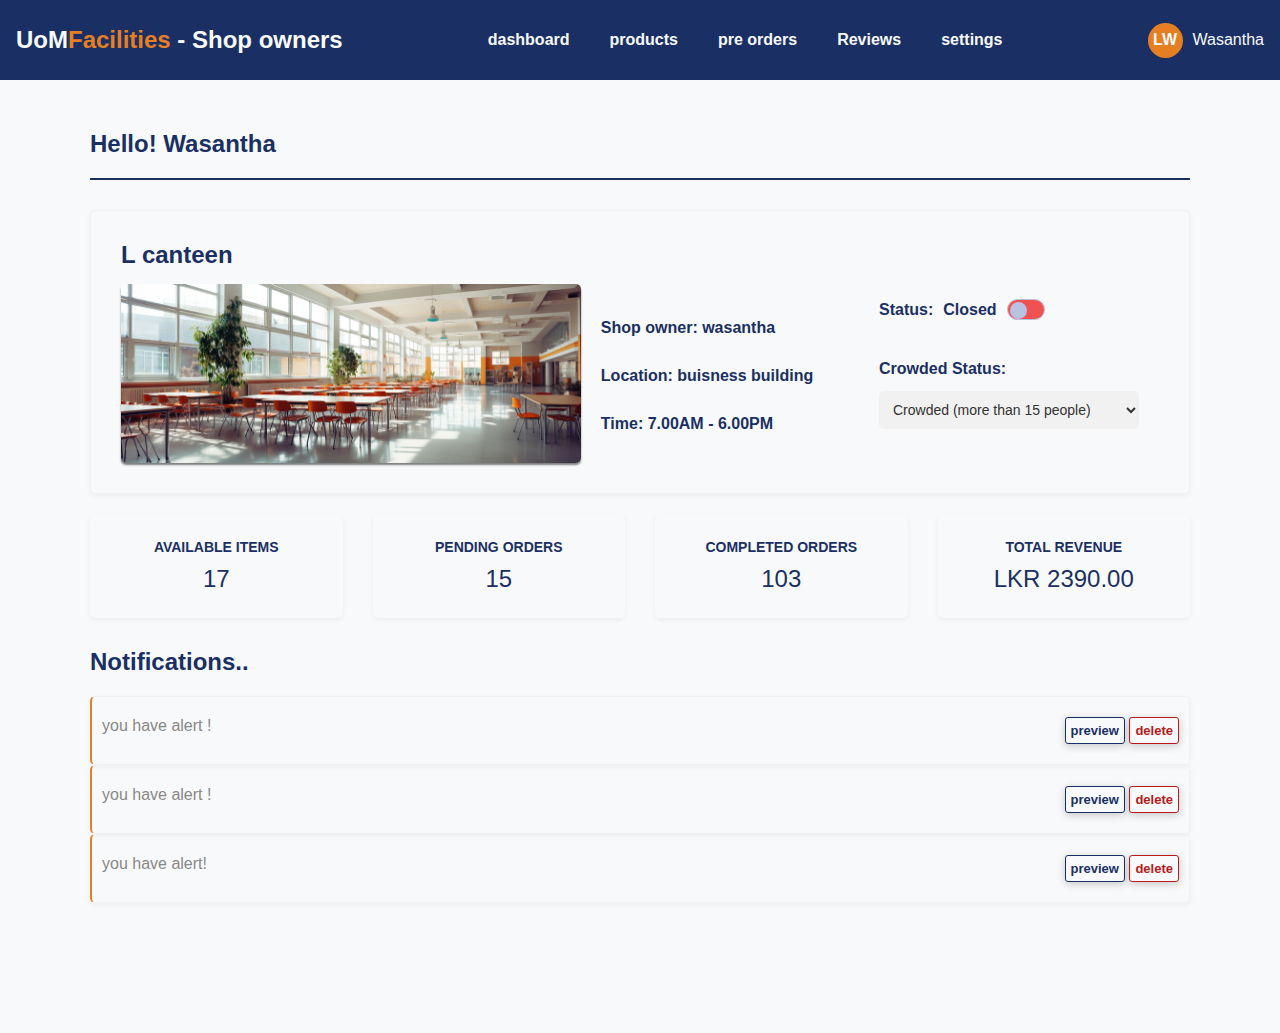
<file: shop owner/index.html>
<!DOCTYPE html>
<html>

<head>
    <meta charset="UTF-8">
    <meta name="viewponit" content="width=device-width, intial-scale=1.0">
    <title>shop owners</title>
    <link rel="stylesheet" href="style.css">
</head>

<body>
    <header>
        <div class="header-content">
            <div class="head-container">
                <h2> UoM<span id="facilities">Facilities</span> - <span>Shop owners</span></h2>
            </div>
            <div class="nav-container">
                <nav>
                    <ul class="nav-links" id="nav-links">
                        <li><a href="#" onclick="showSection('dashboard'); return false;">dashboard</a></li>
                        <li><a href="#" onclick="showSection('products'); return false;">products</a></li>
                        <li><a href="#" onclick="showSection('pre-orders'); return false;">pre orders</a></li>
                        <li><a href="#" onclick="showSection('reviews'); return false;">Reviews</a></li>
                        <li><a href="#" onclick="showSection('settings'); return false;">settings</a></li>
                    </ul>
                </nav>
            </div>
            <div class="user-info">
                <div class="user-avatar">LW</div>
                <span>Wasantha</span>
            </div>
            <button class="mobile-menu-btn">
                <i class="fas fa-bars"></i>
            </button>

        </div>
    </header>

    <main>
        <section id="dashboard" class="section-content">
            <div class="dashboard-h2">
                <h2>Hello! Wasantha</h2>
            </div>
            <div class="owner-details">
                <h2>L canteen</h2>
                <div class="box-inside">
                    <div id="canteen-img"><img src="L canteen.jpg"></div>
                    <div class="owner">
                        <p id="name">Shop owner: wasantha</p>
                        <p id="location">Location: buisness building</p>
                        <p id="hours">Time: 7.00AM - 6.00PM</p>
                    </div>
                    <div class="owner-btns">
                        <div class="shop-status-style">
                            <div id="shop-status">
                                <span>Status:</span><span id="status-text"> Closed</span>
                                <div class="checkbox-wrapper-14">
                                    <input id="s1-14" type="checkbox" class="switch">
                                    <label for="s1-14"></label>
                                </div>

                            </div>
                        </div>
                        <div class="crowded-status-selector">
                            <label for="crowded-status">Crowded Status:</label>
                            <select id="crowded-status">
                                <option value="crowded">Crowded (more than 15 people)</option>
                                <option value="pcrowded">Partially Crowded</option>
                                <option value="ncrowded">Not Crowded(less than 5 people)</option>
                            </select>

                        </div>
                    </div>
                </div>
            </div>
            <div class="dashboard-stats">
                <div class="stat-card">
                    <h3>Available items</h3>
                    <div class="number" id="total-orders">0</div>
                </div>
                <div class="stat-card">
                    <h3>pending orders</h3>
                    <div class="number" id="pending-orders">0</div>
                </div>
                <div class="stat-card">
                    <h3>completed orders</h3>
                    <div class="number" id="completed-orders">0</div>
                </div>
                <div class="stat-card">
                    <h3>total revenue</h3>
                    <div class="number" id="total-revenue">Rs.0</div>
                </div>
            </div>
            <div class="notifications">
                <h2>Notifications..</h2>
                <div class="notifi-alert">
                    <span>you have alert !</span>
                    <div class="notifi-btns">
                        <button id="preview-notifi">preview</button>
                        <button id="delete-notifi">delete</button>
                    </div>
                </div>
                <div class="notifi-alert">
                    <span>you have alert !</span>
                    <div class="notifi-btns">
                        <button id="preview-notifi">preview</button>
                        <button id="delete-notifi">delete</button>
                    </div>
                </div>
                <div class="notifi-alert">
                    <span>you have alert!</span>
                    <div class="notifi-btns">
                        <button id="preview-notifi">preview</button>
                        <button id="delete-notifi">delete</button>
                    </div>
                </div>
            </div>
        </section>


        <section id="products" class="section-content">
            <div class="products-h1">
                <h1>products</h1>
            </div>
            <div class="canteen-products">
                <div>
                    <h2>canteen products</h2>
                </div>
                <div class="add-btn">
                    <button id="add-btn">Add new items</button>
                </div>
                <div class="food-items-list" id="food-items-list">
                    <!-- Sample Food Items -->
                    <div class="food-item" data-id="1" data-category="breakfast">
                        <div class="food-item-info">
                            <h4>Egg bun</h4>
                            <p>LKR 90.000</p>
                            <div class="item-status">
                                <span class="status-text-item"></span>
                                <div class="checkbox-wrapper-14">
                                    <input id="s1-14" type="checkbox" class="item-switch switch">
                                    <label for="s1-14"></label>
                                </div>

                            </div>
                        </div>
                        <div class="food-item-actions">
                            <button class="edit-btn">Edit</button>
                            <button class="delete-btn">Delete</button>
                        </div>
                    </div>

                    <div class="food-item" data-id="2" data-category="lunch">
                        <div class="food-item-info">
                            <h4>Rolls</h4>
                            <p>LKR 70.00</p>
                            <div class="item-status">
                                <span class="status-text-item"></span>
                                <div class="checkbox-wrapper-14">
                                    <input id="s1-14" type="checkbox" class="item-switch switch">
                                    <label for="s1-14"></label>
                                </div>

                            </div>
                        </div>
                        <div class="food-item-actions">
                            <button class="edit-btn">Edit</button>
                            <button class="delete-btn">Delete</button>
                        </div>
                    </div>

                    <div class="food-item" data-id="3" data-category="dinner">
                        <div class="food-item-info">
                            <h4>fish bun</h4>
                            <p>LKR 50.00</p>
                            <div class="item-status">
                                <span class="status-text-item"></span>
                                <div class="checkbox-wrapper-14">
                                    <input id="s1-14" type="checkbox" class="item-switch switch">
                                    <label for="s1-14"></label>
                                </div>

                            </div>
                        </div>
                        <div class="food-item-actions">
                            <button class="edit-btn">Edit</button>
                            <button class="delete-btn">Delete</button>
                        </div>
                    </div>
                </div>
            </div>

            <div class="canteen-products">
                <div>
                    <h2>juice bar products</h2>
                </div>
                <div class="add-btn">
                    <button id="add-juice-btn">Add new items</button>
                </div>
                <div class="food-items-list" id="juicebar-items-list">
                    <!-- Sample Food Items -->
                    <div class="food-item" data-id="1">
                        <div class="food-item-info">
                            <h4>chocolate milk shake</h4>
                            <p>LKR 340.000</p>
                            <div class="item-status">
                                <span class="status-text-item"></span>
                                <div class="checkbox-wrapper-14">
                                    <input id="s1-14" type="checkbox" class="item-switch switch">
                                    <label for="s1-14"></label>
                                </div>

                            </div>
                        </div>
                        <div class="food-item-actions">
                            <button class="edit-btn">Edit</button>
                            <button class="delete-btn">Delete</button>
                        </div>
                    </div>

                    <div class="food-item" data-id="2">
                        <div class="food-item-info">
                            <h4>watermellon </h4>
                            <p>LKR 120.00</p>
                            <div class="item-status">
                                <span class="status-text-item"></span>
                                <div class="checkbox-wrapper-14">
                                    <input id="s1-14" type="checkbox" class="item-switch switch">
                                    <label for="s1-14"></label>
                                </div>

                            </div>
                        </div>
                        <div class="food-item-actions">
                            <button class="edit-btn">Edit</button>
                            <button class="delete-btn">Delete</button>
                        </div>
                    </div>

                    <div class="food-item" data-id="3">
                        <div class="food-item-info">
                            <h4>banana boat</h4>
                            <p>LKR 350.00</p>
                            <div class="item-status">
                                <span class="status-text-item"></span>
                                <div class="checkbox-wrapper-14">
                                    <input id="s1-14" type="checkbox" class="item-switch switch">
                                    <label for="s1-14"></label>
                                </div>

                            </div>
                        </div>
                        <div class="food-item-actions">
                            <button class="edit-btn">Edit</button>
                            <button class="delete-btn">Delete</button>
                        </div>
                    </div>
                </div>
            </div>

            <div class="canteen-products">
                <div>
                    <h2>bookshop accessories</h2>
                </div>
                <div class="add-btn">
                    <button id="add-bookshop-btn">Add new items</button>
                </div>
                <div class="food-items-list" id="bookshop-items-list">
                    <!-- Sample Food Items -->
                    <div class="food-item" data-id="1">
                        <div class="food-item-info">
                            <h4>A4 sheet</h4>
                            <p>LKR 10.000</p>
                            <div class="item-status">
                                <span class="status-text-item"></span>
                                <div class="checkbox-wrapper-14">
                                    <input id="s1-14" type="checkbox" class="item-switch switch">
                                    <label for="s1-14"></label>
                                </div>

                            </div>
                        </div>
                        <div class="food-item-actions">
                            <button class="edit-btn">Edit</button>
                            <button class="delete-btn">Delete</button>
                        </div>
                    </div>

                    <div class="food-item" data-id="2">
                        <div class="food-item-info">
                            <h4>pen</h4>
                            <p>LKR 30.00</p>
                            <div class="item-status">
                                <span class="status-text-item"></span>
                                <div class="checkbox-wrapper-14">
                                    <input id="s1-14" type="checkbox" class="item-switch switch">
                                    <label for="s1-14"></label>
                                </div>

                            </div>
                        </div>
                        <div class="food-item-actions">
                            <button class="edit-btn">Edit</button>
                            <button class="delete-btn">Delete</button>
                        </div>
                    </div>

                    <div class="food-item" data-id="3">
                        <div class="food-item-info">
                            <h4>eraser</h4>
                            <p>LKR 30.00</p>
                            <div class="item-status">
                                <span class="status-text-item"></span>
                                <div class="checkbox-wrapper-14">
                                    <input id="s1-14" type="checkbox" class="item-switch switch">
                                    <label for="s1-14"></label>
                                </div>

                            </div>
                        </div>
                        <div class="food-item-actions">
                            <button class="edit-btn">Edit</button>
                            <button class="delete-btn">Delete</button>
                        </div>
                    </div>
                </div>
            </div>


        </section>

        <section id="pre-orders" class="section-content">
            <div>
                <h2>Pre orders</h2>
            </div>
            <div class="order-button-container">
                <button class="order-buttons" id="new-order">New orders</button>
                <button class="order-buttons" id="pending-order">pending orders</button>
                <button class="order-buttons" id="completed-order">Completed orders</button>
            </div>

            <div class="order-section" id="order-section-content">
                <section id="new-order-content">
                    <div>
                        <h2>New order</h2>
                    </div>
                    <div class="order-box-container">
                        <div class="order-detail-box">
                            <div class="order-name">Saduni</div>
                            <div class="order-index">234145K</div>
                            <div>
                                <diV class="order-items-type">Egg bun</diV>
                                <div class="order-item-qauntity">2</div>
                            </div>
                            <div>
                                <div class="order-total">prize:</div>
                                <div class="order-total-number">LKR 100.00</div>
                            </div>
                            <div>
                                <button id="order-accept-btn">Accept</button>
                                <button id="order-delete-btn">Reject</button>
                            </div>
                        </div>
                         <div class="order-detail-box">
                            <div class="order-name">Saduni</div>
                            <div class="order-index">234145K</div>
                            <div>
                                <diV class="order-items-type">Egg bun</diV>
                                <div class="order-item-qauntity">2</div>
                            </div>
                            <div>
                                <div class="order-total">prize:</div>
                                <div class="order-total-number">LKR 100.00</div>
                            </div>
                            <div>
                                <button id="order-accept-btn">Accept</button>
                                <button id="order-delete-btn">Reject</button>
                            </div>
                        </div>
                         <div class="order-detail-box">
                            <div class="order-name">Saduni</div>
                            <div class="order-index">234145K</div>
                            <div>
                                <diV class="order-items-type">Egg bun</diV>
                                <div class="order-item-qauntity">2</div>
                            </div>
                            <div>
                                <div class="order-total">prize:</div>
                                <div class="order-total-number">LKR 100.00</div>
                            </div>
                            <div>
                                <button id="order-accept-btn">Accept</button>
                                <button id="order-delete-btn">Reject</button>
                            </div>
                        </div>
                    </div>

                </section>

            </div>

        </section>

    </main>
    <div id="additemWindowContainer" class="non-visible">
        <div id="additemWindow">
            <form class="add-item-form">
                <h3>Add new item</h3>
                <div class="form-group">
                    <label for="add-food-name">Name:</label>
                    <input type="text" id="add-food-name" name="food-name" required>
                </div>
                <div class="form-group">
                    <label for="add-food-price">Price (Rs):</label>
                    <input type="number" id="add-food-price" name="food-price" step="0.01" min="0" required>
                </div>
                <div class="form-group" id="food-category-group">
                    <label for="add-food-category">Category:</label>
                    <select id="add-food-category" name="food-category" required>
                        <option value="breakfast">Breakfast</option>
                        <option value="lunch">Lunch</option>
                        <option value="dinner">Dinner</option>
                        <option value="dessert">Dessert</option>
                        <option value="beverage">Beverage</option>
                    </select>
                </div>
                <div class="form-actions">
                    <button type="button" id="item-cancel-btn" class="fitem-btn">Cancel</button>
                    <button type="submit" id="item-submit-btn" class="fitem-btn">Add Item</button>
                </div>
            </form>
        </div>
    </div>

    <!-- Fixed HTML structure for the juice item modal -->
    <div id="addjuiceitemWindowContainer" class="non-visible">
        <div id="addjuiceitemWindow" class="add-item-window">
            <form class="add-item-form" id="juice-item-form">
                <h3>Add New Juice Item</h3>
                <div class="form-group">
                    <label for="juice-item-name">Name:</label>
                    <input type="text" id="juice-item-name" name="juice-item-name" required>
                </div>
                <div class="form-group">
                    <label for="juice-item-price">Price (Rs):</label>
                    <input type="number" id="juice-item-price" name="juice-item-price" step="0.01" min="0" required>
                </div>
                <div class="form-group">
                    <label for="juice-item-category">Category:</label>
                    <select id="juice-item-category" name="juice-item-category" required>
                        <option value="fruit-juice">Fruit Juice</option>
                        <option value="milk-shake">Milk Shake</option>
                        <option value="salad">Fruit Salad</option>
                    </select>
                </div>
                <div class="form-actions">
                    <button type="button" id="juice-cancel-btn" class="fitem-btn">Cancel</button>
                    <button type="submit" id="juice-submit-btn" class="fitem-btn">Add Item</button>
                </div>
            </form>
        </div>
    </div>
    <!-- Fixed HTML structure for the bookshop item modal -->
    <div id="additembookshopWindowContainer" class="non-visible">
        <div id="additembookshopWindow">
            <form class="add-item-form" id="bookshop-item-form">
                <h3>Add new item</h3>
                <div class="form-group">
                    <label for="add-food-name">Name:</label>
                    <input type="text" id="add-bookshop-name" name="food-name" required>
                </div>
                <div class="form-group">
                    <label for="add-food-price">Price (Rs):</label>
                    <input type="number" id="add-bookshop-price" name="food-price" step="0.01" min="0" required>
                </div>

                <div class="form-actions">
                    <button type="button" id="bookshop-cancel-btn" class="fitem-btn">Cancel</button>
                    <button type="submit" id="bookshop-submit-btn" class="fitem-btn">Add Item</button>
                </div>
            </form>
        </div>
    </div>




    <script src="script.js"></script>
</body>

</html>
</file>
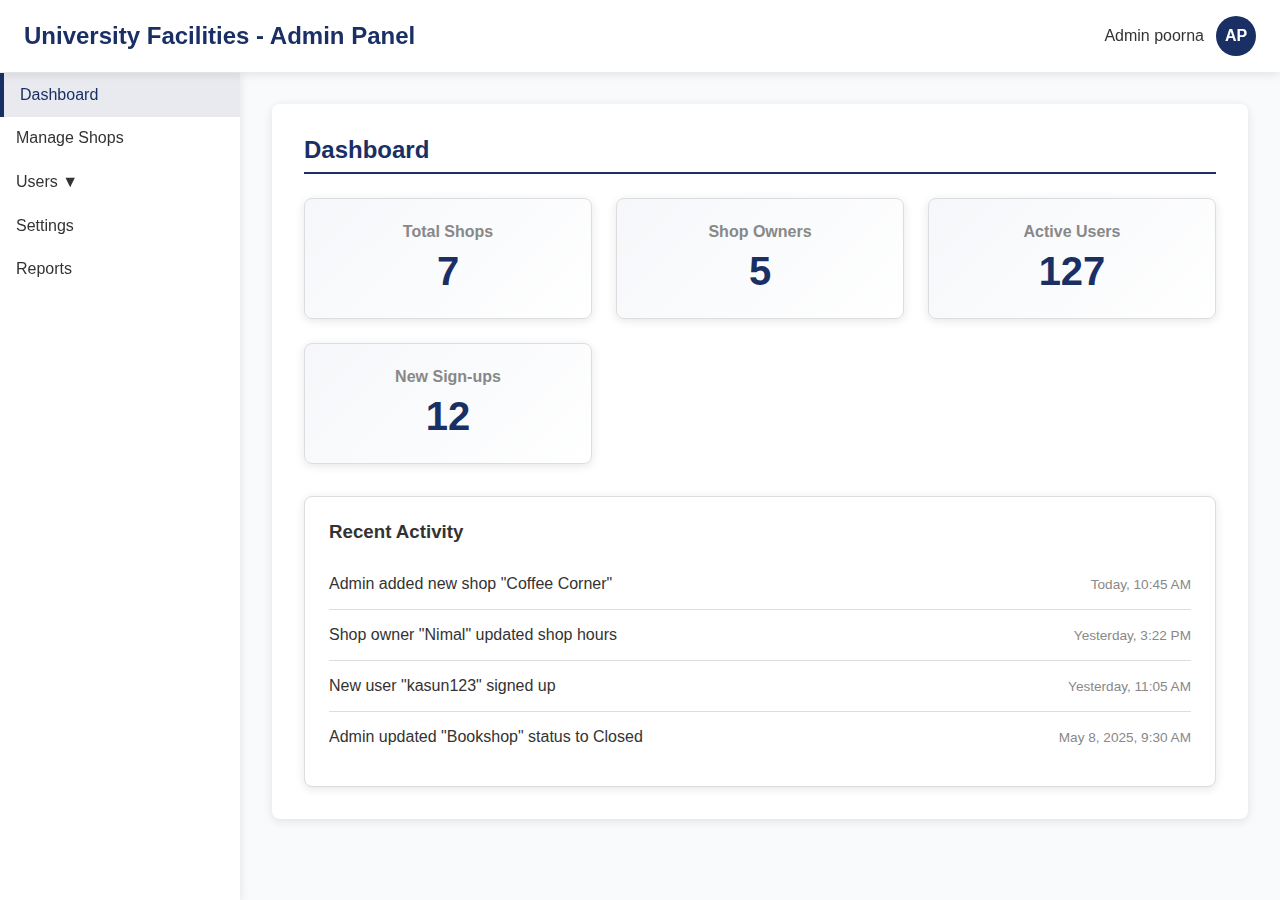
<file: uom project/index.html>
<!DOCTYPE html>
<html lang="en">

<head>
    <meta charset="UTF-8">
    <meta name="viewport" content="width=device-width, initial-scale=1">
    <link rel="stylesheet" href="style2.css">
    <title>University Facilities - Admin Dashboard</title>
</head>

<body>
    <button class="menu-toggle" id="menuToggle">☰</button>

    <header>
        <div class="header-content">
            <div class="logo">
                <h1>University Facilities - Admin Panel</h1>
            </div>
            <div class="user-info">
                <span>Admin poorna</span>
                <div class="user-avatar">AP</div>
            </div>
        </div>
    </header>

    <nav id="mainNav">
        <ul>
            <li onclick="showSection('dashboard')" id="nav-dashboard" class="active">
                Dashboard
            </li>
            <li onclick="showSection('shops')" id="nav-shops">
                Manage Shops
            </li>
            <li onclick="toggleUserDropdown()" id="nav-users">
                Users <span id="arrow">▼</span>
            </li>
            <ul id="userSubmenu" class="submenu">
                <li onclick="showUserSection('admin')" id="nav-admin">Admins</li>
                <li onclick="showUserSection('shop-owners')" id="nav-shop-owners">Shop Owners</li>
                <li onclick="showUserSection('signup')" id="nav-signup">Sign-Up Users</li>
            </ul>
            <li onclick="showSection('settings')" id="nav-settings">
                Settings
            </li>
            <li onclick="showSection('reports')" id="nav-reports">
                Reports
            </li>
        </ul>
    </nav>

    <main>
        <!-- Dashboard Section -->
        <section id="dashboard" class="section">
            <h2>Dashboard</h2>

            <div class="dashboard-stats">
                <div class="stat-card">
                    <h3>Total Shops</h3>
                    <div class="number">7</div>
                </div>
                <div class="stat-card">
                    <h3>Shop Owners</h3>
                    <div class="number">5</div>
                </div>
                <div class="stat-card">
                    <h3>Active Users</h3>
                    <div class="number">127</div>
                </div>
                <div class="stat-card">
                    <h3>New Sign-ups</h3>
                    <div class="number">12</div>
                </div>
            </div>

            <div class="recent-activity">
                <h3>Recent Activity</h3>
                <div class="activity-item">
                    <div>Admin added new shop "Coffee Corner"</div>
                    <div class="activity-time">Today, 10:45 AM</div>
                </div>
                <div class="activity-item">
                    <div>Shop owner "Nimal" updated shop hours</div>
                    <div class="activity-time">Yesterday, 3:22 PM</div>
                </div>
                <div class="activity-item">
                    <div>New user "kasun123" signed up</div>
                    <div class="activity-time">Yesterday, 11:05 AM</div>
                </div>
                <div class="activity-item">
                    <div>Admin updated "Bookshop" status to Closed</div>
                    <div class="activity-time">May 8, 2025, 9:30 AM</div>
                </div>
            </div>
        </section>

        <!-- Shops Section -->
        <section id="shops" class="section hidden">
            <h2>Manage Shops</h2>

            <div class="search-bar">
                <input type="text" id="shopSearch" placeholder="Search shops...">
                <button onclick="searchShops()">🔍</button>
            </div>

            <div class="form-container">
                <h3>Add New Shop</h3>
                <form id="shopForm">
                    <div class="form-grid">
                        <div class="form-group">
                            <label for="shopName">Shop Name</label>
                            <input type="text" id="shopName" placeholder="Shop Name" required>
                        </div>
                        <div class="form-group">
                            <label for="shopType">Shop Type</label>
                            <select id="shopType" required>
                                <option value="">Select Type</option>
                                <option value="Canteen">Canteen</option>
                                <option value="Bookshop">Bookshop</option>
                                <option value="Cafe">Juice Bar</option>
                                <option value="C&J">Canteen & Juice Bar</option>
                                <option value="Other">Other</option>
                            </select>
                        </div>
                        <div class="form-group">
                            <label for="shopLocation">Location</label>
                            <input type="text" id="shopLocation" placeholder="Location" required>
                        </div>
                        <div class="form-group">
                            <label for="shopOwner">Owner Name</label>
                            <input type="text" id="shopOwner" placeholder="Owner Name" required>
                        </div>
                        <div class="form-group">
                            <label for="shopContact">Contact</label>
                            <input type="text" id="shopContact" placeholder="Phone or Email" required>
                        </div>
                        <div class="form-group">
                            <label for="shopHours">Opening Hours</label>
                            <input type="text" id="shopHours" placeholder="e.g. 8 AM - 5 PM" required>
                        </div>
                        <div class="form-group">
                            <label for="shopStatus">Status</label>
                            <select id="shopStatus" required>
                                <option value="Open">Open</option>
                                <option value="Closed">Closed</option>
                                <option value="Renovating">Renovating</option>
                            </select>
                        </div>
                    </div>
                    <button type="submit" class="btn-primary">Add Shop</button>
                </form>
            </div>

            <div class="list-container">
                <table id="shopTable">
                    <thead>
                        <tr>
                            <th>Shop Name</th>
                            <th>Type</th>
                            <th>Location</th>
                            <th>Owner</th>
                            <th>Contact</th>
                            <th>Hours</th>
                            <th>Status</th>
                            <th>Actions</th>
                        </tr>
                    </thead>
                    <tbody id="shopList">
                        <tr>
                            <td>Goda uda</td>
                            <td>Canteen</td>
                            <td>Main Building</td>
                            <td>Nimal</td>
                            <td>nimal@uom.lk</td>
                            <td>7 AM - 8 PM</td>
                            <td><span class="badge badge-success">Open</span></td>
                            <td>
                                <div class="action-buttons">
                                    <button class="btn-primary btn-small" onclick="editShop(this)">Edit</button>
                                    <button class="btn-danger btn-small"
                                        onclick="showDeleteConfirmation('shop', this)">Delete</button>
                                </div>
                            </td>
                        </tr>
                        <tr>
                            <td>L canteen</td>
                            <td>Canteen</td>
                            <td>Business Building</td>
                            <td>Wasantha</td>
                            <td>Wasantha@uom.lk</td>
                            <td>7 AM - 6 PM</td>
                            <td><span class="badge badge-danger">Closed</span></td>
                            <td>
                                <div class="action-buttons">
                                    <button class="btn-primary btn-small" onclick="editShop(this)">Edit</button>
                                    <button class="btn-danger btn-small"
                                        onclick="showDeleteConfirmation('shop', this)">Delete</button>
                                </div>
                            </td>
                        </tr>
                    </tbody>
                </table>
            </div>
        </section>

        <!-- Users Sections -->
        <section id="admin" class="user-section hidden">
            <h2>Admin Management</h2>
            <div class="search-bar">
                <input type="text" id="adminSearch" placeholder="Search admins...">
                <button onclick="searchAdmins()">🔍</button>
            </div>

            <div class="form-container">
                <h3>Add New Admin</h3>
                <form id="adminForm">
                    <div class="form-grid">
                        <div class="form-group">
                            <label for="adminName">Name</label>
                            <input type="text" id="adminName" placeholder="Admin Name" required>
                        </div>
                        <div class="form-group">
                            <label for="adminEmail">Email</label>
                            <input type="email" id="adminEmail" placeholder="admin@example.com" required>
                        </div>
                        <div class="form-group">
                            <label for="adminRole">Role</label>
                            <select id="adminRole" required>
                                <option value="Super Admin">Super Admin</option>
                                <option value="Admin">Admin</option>
                                <option value="Moderator">Moderator</option>
                            </select>
                        </div>
                    </div>
                    <button type="submit" class="btn-primary">Add Admin</button>
                </form>
            </div>

            <div class="list-container">
                <table>
                    <thead>
                        <tr>
                            <th>ID</th>
                            <th>Name</th>
                            <th>Email</th>
                            <th>Role</th>
                            <th>Actions</th>
                        </tr>
                    </thead>
                    <tbody id="adminList">
                        <tr>
                            <td>1</td>
                            <td>Poorna</td>
                            <td>poorna@uom.lk</td>
                            <td>Super Admin</td>
                            <td>
                                <div class="action-buttons">
                                    <button class="btn-primary btn-small" onclick="editAdmin(this)">Edit</button>
                                    <button class="btn-danger btn-small"
                                        onclick="showDeleteConfirmation('admin', this)">Delete</button>
                                </div>
                            </td>
                        </tr>
                        <tr>
                            <td>2</td>
                            <td>Kumara</td>
                            <td>kumara@uom.lk</td>
                            <td>Admin</td>
                            <td>
                                <div class="action-buttons">
                                    <button class="btn-primary btn-small" onclick="editAdmin(this)">Edit</button>
                                    <button class="btn-danger btn-small"
                                        onclick="showDeleteConfirmation('admin', this)">Delete</button>
                                </div>
                            </td>
                        </tr>
                    </tbody>
                </table>
            </div>
        </section>

        <section id="shop-owners" class="user-section hidden">
            <h2>Shop Owners Management</h2>
            
            <div class="search-bar">
                <input type="text" id="ownerSearch" placeholder="Search shop owners...">
                <button onclick="searchOwners()">🔍</button>
            </div>
            
            <div class="form-container">
                <h3>Add New Shop Owner</h3>
                <form id="ownerForm">
                    <div class="form-grid">
                        <div class="form-group">
                            <label for="ownerName">Owner Name</label>
                            <input type="text" id="ownerName" placeholder="Owner Name" required>
                        </div>
                        <div class="form-group">
                            <label for="ownerEmail">Email</label>
                            <input type="email" id="ownerEmail" placeholder="owner@example.com" required>
                        </div>
                        <div class="form-group">
                            <label for="ownerShop">Shop</label>
                            <input type="text" id="ownerShop" placeholder="Shop Name" required>
                        </div>
                        <div class="form-group">
                            <label for="ownerPhone">Phone</label>
                            <input type="text" id="ownerPhone" placeholder="Phone Number" required>
                        </div>
                    </div>
                    <button type="submit" class="btn-primary">Add Shop Owner</button>
                </form>
            </div>
            
            <div class="list-container">
                <table>
                    <thead>
                        <tr>
                            <th>Shop</th>
                            <th>Name</th>
                            <th>Email</th>
                            <th>Phone</th>
                            <th>Actions</th>
                        </tr>
                    </thead>
                    <tbody id="ownerList">
                        <tr>
                            <td>Goda uda</td>
                            <td>Nimal</td>
                            <td>nimal@uom.lk</td>
                            <td>077-1234567</td>
                            <td>
                                <div class="action-buttons">
                                    <button class="btn-primary btn-small" onclick="editOwner(this)">Edit</button>
                                    <button class="btn-danger btn-small"
                                        onclick="showDeleteConfirmation('owner', this)">Delete</button>
                                </div>
                            </td>
                        </tr>
                        <tr>
                            <td>L canteen</td>
                            <td>Wasantha</td>
                            <td>wasantha@uom.lk</td>
                            <td>077-9876543</td>
                            <td>
                                <div class="action-buttons">
                                    <button class="btn-primary btn-small" onclick="editOwner(this)">Edit</button>
                                    <button class="btn-danger btn-small"
                                        onclick="showDeleteConfirmation('owner', this)">Delete</button>
                                </div>
                            </td>
                        </tr>
                    </tbody>
                </table>
            </div>
        </section>

        <section id="signup" class="user-section hidden">
            <h2>Sign-Up Users</h2>
            
            <div class="search-bar">
                <input type="text" id="userSearch" placeholder="Search users...">
                <button onclick="searchUsers()">🔍</button>
            </div>
            
            <div class="list-container">
                <table>
                    <thead>
                        <tr>
                            <th>Username</th>
                            <th>Email</th>
                            <th>Registration Date</th>
                            <th>Status</th>
                            <th>Actions</th>
                        </tr>
                    </thead>
                    <tbody id="userList">
                        <tr>
                            <td>kasun123</td>
                            <td>kasun@gmail.com</td>
                            <td>May 9, 2025</td>
                            <td><span class="badge badge-success">Active</span></td>
                            <td>
                                <div class="action-buttons">
                                    <button class="btn-primary btn-small" onclick="viewUserDetails(this)">View</button>
                                    <button class="btn-danger btn-small"
                                        onclick="showDeleteConfirmation('user', this)">Block</button>
                                </div>
                            </td>
                        </tr>
                        <tr>
                            <td>mahela87</td>
                            <td>mahela@gmail.com</td>
                            <td>May 8, 2025</td>
                            <td><span class="badge badge-success">Active</span></td>
                            <td>
                                <div class="action-buttons">
                                    <button class="btn-primary btn-small" onclick="viewUserDetails(this)">View</button>
                                    <button class="btn-danger btn-small"
                                        onclick="showDeleteConfirmation('user', this)">Block</button>
                                </div>
                            </td>
                        </tr>
                    </tbody>
                </table>
            </div>
        </section>

        <!-- Settings Section -->
        <section id="settings" class="section hidden">
            <h2>Settings</h2>
            <div class="form-container">
                <h3>System Settings</h3>
                <form id="settingsForm">
                    <div class="form-grid">
                        <div class="form-group">
                            <label for="siteName">Site Name</label>
                            <input type="text" id="siteName" value="University Facilities" required>
                        </div>
                        <div class="form-group">
                            <label for="siteEmail">Contact Email</label>
                            <input type="email" id="siteEmail" value="facilities@uom.lk" required>
                        </div>
                        <div class="form-group">
                            <label for="notificationEmail">Notification Email</label>
                            <input type="email" id="notificationEmail" value="notifications@uom.lk" required>
                        </div>
                        <div class="form-group">
                            <label for="timezone">Timezone</label>
                            <select id="timezone" required>
                                <option value="UTC+5:30">Sri Lanka (UTC+5:30)</option>
                                <option value="UTC">UTC</option>
                                <option value="UTC+1">UTC+1</option>
                                <option value="UTC+2">UTC+2</option>
                            </select>
                        </div>
                        <div class="form-group">
                            <label for="maintenanceMode">Maintenance Mode</label>
                            <select id="maintenanceMode" required>
                                <option value="off">Off</option>
                                <option value="on">On</option>
                            </select>
                        </div>
                        <div class="form-group">
                            <label for="signupApproval">Require Signup Approval</label>
                            <select id="signupApproval" required>
                                <option value="yes">Yes</option>
                                <option value="no">No</option>
                            </select>
                        </div>
                    </div>
                    <button type="submit" class="btn-primary">Save Settings</button>
                </form>
            </div>
        </section>

        <!-- Reports Section -->
        <section id="reports" class="section hidden">
            <h2>Reports</h2>
            <div class="form-container">
                <h3>Generate Reports</h3>
                <div class="form-grid">
                    <div class="form-group">
                        <label for="reportType">Report Type</label>
                        <select id="reportType">
                            <option value="user">User Registration</option>
                            <option value="shop">Shop Activities</option>
                            <option value="system">System Activities</option>
                        </select>
                    </div>
                    <div class="form-group">
                        <label for="reportPeriod">Time Period</label>
                        <select id="reportPeriod">
                            <option value="weekly">Weekly</option>
                            <option value="monthly">Monthly</option>
                            <option value="quarterly">Quarterly</option>
                            <option value="yearly">Yearly</option>
                        </select>
                    </div>
                </div>
                <button type="button" class="btn-primary" onclick="generateReport()">Generate Report</button>
            </div>
        </section>
    </main>

    <!-- Delete Confirmation Modal -->
    <div id="deleteModal" class="modal">
        <div class="modal-content">
            <h3 class="modal-title">Confirm Deletion</h3>
            <p id="deleteModalText">Are you sure you want to delete this item?</p>
            <div class="modal-buttons">
                <button class="btn-primary" onclick="closeModal()">Cancel</button>
                <button class="btn-danger" id="confirmDeleteBtn">Delete</button>
            </div>
        </div>
    </div>

    <!-- Edit Shop Modal -->
    <div id="editShopModal" class="modal">
        <div class="modal-content">
            <h3 class="modal-title">Edit Shop</h3>
            <form id="editShopForm">
                <input type="hidden" id="editShopId">
                <div class="form-grid">
                    <div class="form-group">
                        <label for="editShopName">Shop Name</label>
                        <input type="text" id="editShopName" required>
                    </div>
                    <div class="form-group">
                        <label for="editShopType">Shop Type</label>
                        <select id="editShopType" required>
                            <option value="Canteen">Canteen</option>
                            <option value="Bookshop">Bookshop</option>
                            <option value="Stationery">Stationery</option>
                            <option value="Cafe">Cafe</option>
                            <option value="Other">Other</option>
                        </select>
                    </div>
                    <div class="form-group">
                        <label for="editShopLocation">Location</label>
                        <input type="text" id="editShopLocation" required>
                    </div>
                    <div class="form-group">
                        <label for="editShopOwner">Owner Name</label>
                        <input type="text" id="editShopOwner" required>
                    </div>
                    <div class="form-group">
                        <label for="editShopContact">Contact</label>
                        <input type="text" id="editShopContact" required>
                    </div>
                    <div class="form-group">
                        <label for="editShopHours">Opening Hours</label>
                        <input type="text" id="editShopHours" required>
                    </div>
                    <div class="form-group">
                        <label for="editShopStatus">Status</label>
                        <select id="editShopStatus" required>
                            <option value="Open">Open</option>
                            <option value="Closed">Closed</option>
                            <option value="Renovating">Renovating</option>
                        </select>
                    </div>
                </div>
                <div class="modal-buttons">
                    <button type="button" class="btn-primary" onclick="closeModal()">Cancel</button>
                    <button type="submit" class="btn-primary">Save Changes</button>
                </div>
            </form>
        </div>
    </div>

    <!-- Notification Area (added dynamically) -->
    <div id="notificationArea"></div>

    <script src="index.js"></script>
</body>

</html>
</file>
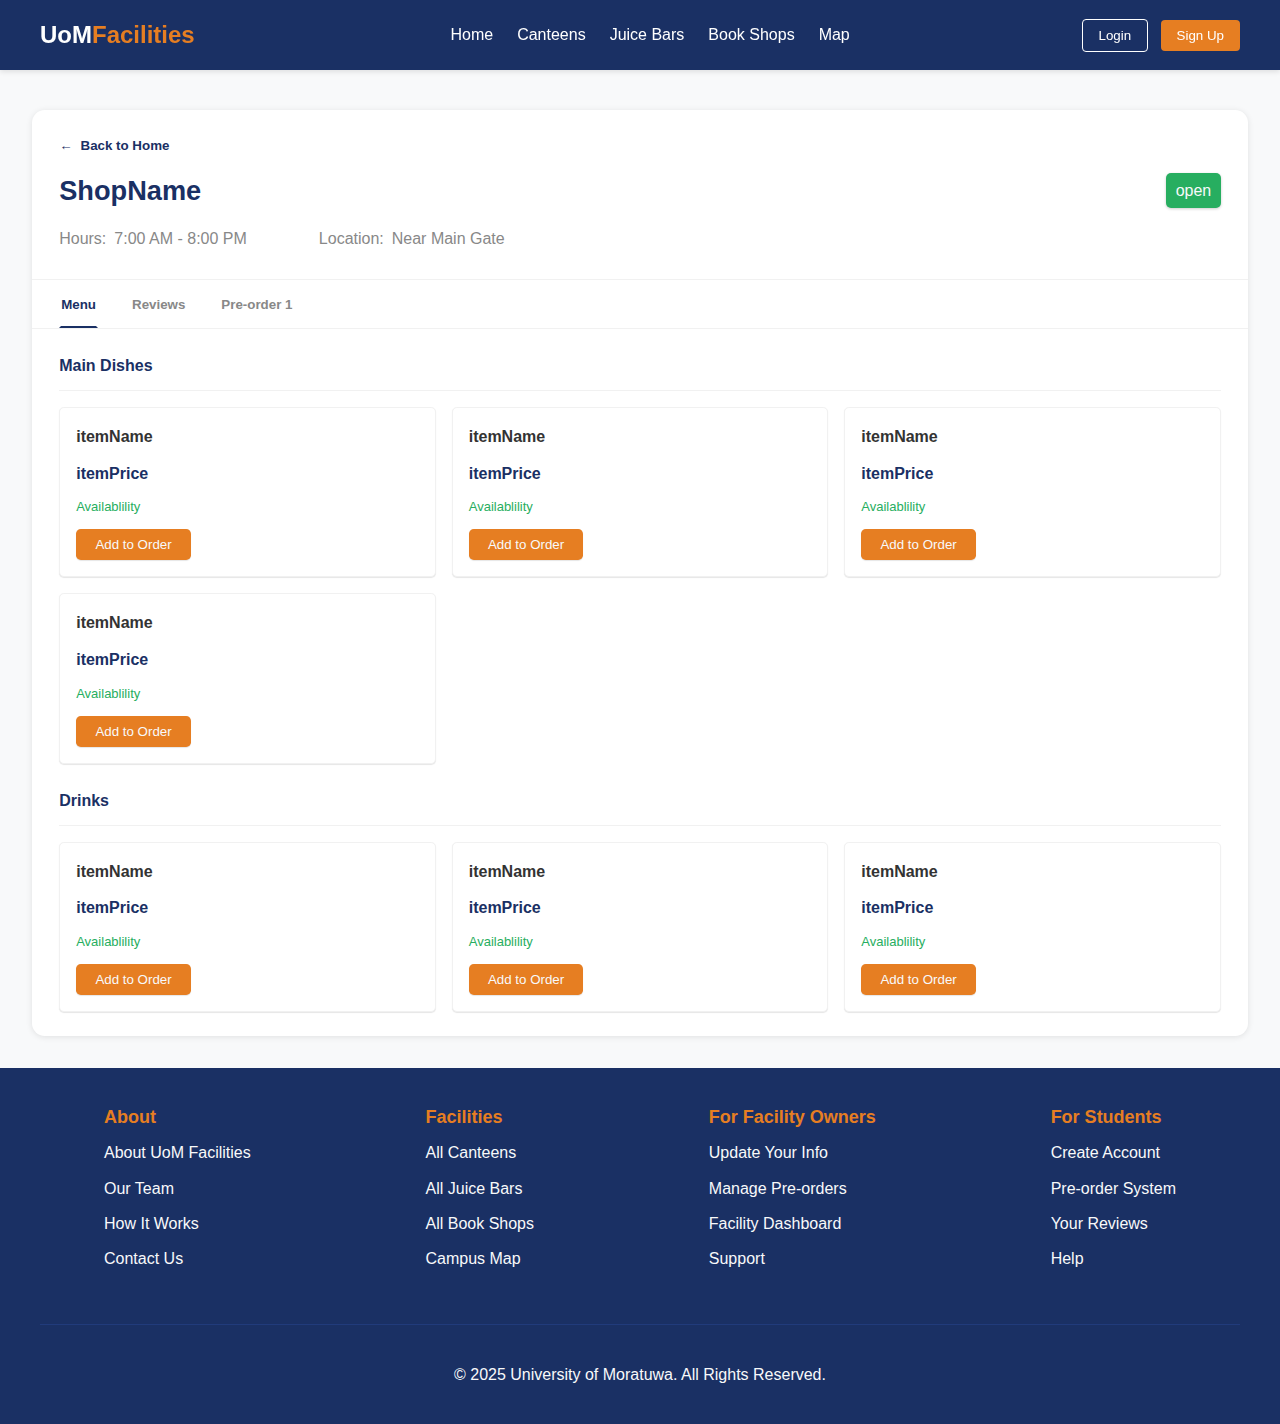
<file: shop/shop.html>
<!DOCTYPE html>
<html lang="en">
<head>
    <meta charset="UTF-8">
    <meta name="viewport" content="width=device-width, initial-scale=1.0">
    <title>UOMFacilities | ShopName </title>
    <link rel="stylesheet" href="shopstyle.css">
</head>
<body>
    <header>
        <div class="header-container">
            <div class="logo">
                <h1>UoM<span>Facilities</span></h1>
            </div>
            <button class="mobile-menu-btn" id="mobileMenuBtn">☰</button>
            <nav id="mainNav">
                <ul>
                    <li><a href="#" class="active">Home</a></li>
                    <li><a href="#">Canteens</a></li>
                    <li><a href="#">Juice Bars</a></li>
                    <li><a href="#">Book Shops</a></li>
                    <li><a href="#">Map</a></li>
                </ul>
            </nav>
            <div class="auth-buttons" id="authButtons">
                <button class="login-btn" id="loginBtn">Login</button>
                <button class="signup-btn" id="signupBtn">Sign Up</button>
            </div>
        </div>
    </header>

    <main>
        <div class="shop-header">
            <button class="back-btn" id="backBtn">Back to Home</button>
            <div class="shopTitle">
                <span id="shopNameMain" class="shopNameMain">ShopName</span>  <span class="shopStatus status-open">open</span>
            </div>
            <div class="shop-info">
                <div class="shop-info-item">
                    <span>Hours:</span><span>7:00 AM - 8:00 PM</span>
                </div>
                <div class="shop-info-item location">
                    <span>Location:</span><span>Near Main Gate</span>
                </div>
            </div>
        </div>
        <div class="shop-tabs">
            <ul class="tabs-list">
                <li><button class="tab-btn active" data-tab="menu" id="menuTabBtn">Menu</button></li>
                <li><button class="tab-btn" data-tab="reviews" id="reviewTabBtn">Reviews</button></li>
                <li><button class="tab-btn" data-tab="order" id="preOrderTabBtn">Pre-order <span id="preOrder">1</span> </button></li>
            </ul>
        </div>
        <div class="tab-content">
            <div class="tab-pane selected" id="menuTab">
                <div class="menu-category">
                    <div class="menu-category-name">Main Dishes</div>
                    <div class="menu-items">                            
                        <div class="menu-item">
                            <span class="item-name">itemName</span>
                            <span class="item-price">itemPrice</span>
                            <span class="item-status available">Availablility</span>
                            <button class="add-order-btn">Add to Order</button>
                        </div>
                        <div class="menu-item">
                            <span class="item-name">itemName</span>
                            <span class="item-price">itemPrice</span>
                            <span class="item-status available">Availablility</span>
                            <button class="add-order-btn">Add to Order</button>
                        </div>
                        <div class="menu-item">
                            <span class="item-name">itemName</span>
                            <span class="item-price">itemPrice</span>
                            <span class="item-status available">Availablility</span>
                            <button class="add-order-btn">Add to Order</button>
                        </div>
                        <div class="menu-item">
                            <span class="item-name">itemName</span>
                            <span class="item-price">itemPrice</span>
                            <span class="item-status available">Availablility</span>
                            <button class="add-order-btn">Add to Order</button>
                        </div>
                    </div>
                </div>
                <div class="menu-category">
                    <div class="menu-category-name">Drinks</div>
                    <div class="menu-items">
                        <div class="menu-item">
                            <span class="item-name">itemName</span>
                            <span class="item-price">itemPrice</span>
                            <span class="item-status available">Availablility</span>
                            <button class="add-order-btn">Add to Order</button>
                        </div>
                        <div class="menu-item">
                            <span class="item-name">itemName</span>
                            <span class="item-price">itemPrice</span>
                            <span class="item-status available">Availablility</span>
                            <button class="add-order-btn">Add to Order</button>
                        </div>
                        <div class="menu-item">
                            <span class="item-name">itemName</span>
                            <span class="item-price">itemPrice</span>
                            <span class="item-status available">Availablility</span>
                            <button class="add-order-btn">Add to Order</button>
                        </div>
                    </div>                
                </div>
            </div>
            
            <div class="tab-pane" id="reviewsTab">
                <button id="addReview">Add Review</button>
                <div id="reviewsCont">
                    <div class="review-item">
                        <div class="review-header">
                            <span class="reviewer-name">CutomerName</span>
                            <span class="review-date">Date(March 20, 2025)</span>
                        </div>
                        <p class="the-review">review</p>
                    </div>
                    
                    <div class="review-item">
                        <div class="review-header">
                            <span class="reviewer-name">CutomerName</span>
                            <span class="review-date">Date(March 20, 2025)</span>
                        </div>
                        <p class="the-review">review</p>
                    </div>
                    
                </div>
                <div id="alertsCont">
                    <div id="realTimeAlert">Real Time Alert</div>
                    <div class="alert-list">
                        <div class="alert-item">
                            <span class="alert-info">Alert</span>
                            <span class="alert-time">Reported time</span>
                        </div>
                        <div class="alert-item">
                            <span class="alert-info">Alert</span>
                            <span class="alert-time">Reported time</span>
                        </div>
                    </div>
                    <div class="submit-alert-cont">
                        <form action="POST" class="add-alert">
                            <input type="text" placeholder="Report availability (e.g., 'Noodles gone')" id="alertInput">
                            <button type="submit" id="alertSubmitBtn">Submit</button>
                        </form>
                    </div>
                </div>
            </div>

            <div class="tab-pane" id="preOderTab">
                <span class="pre-order-title">Your Pre-order</span>
                <div class="ordered-item-list">
                    <div class="ordered-item">
                        <div class="ordered-item-name">item Name</div>
                        <div class="ordered-item-details">
                            <span class="ordered-item-price">itemPrice</span>
                            <span class="ordered-item-quantity">
                                <span class="order-quantity-changer minus">-</span>
                                <input type="number" class="order-quantity">
                                <span class="order-quantity-changer plus">+</span>
                            </span>
                        </div>
                    </div>
                    <div class="ordered-item">
                        <div class="ordered-item-name">itemName</div>
                        <div class="ordered-item-details">
                            <span class="ordered-item-price">itemPrice</span>
                            <span class="ordered-item-quantity">
                                <span class="order-quantity-changer minus">-</span>
                                <input type="number" class="order-quantity">
                                <span class="order-quantity-changer plus">+</span>
                            </span>
                        </div>
                    </div>
                </div>
                <div class="additional-notes">
                    <p class="additional-notes-titile">Additional Notes</p>
                    <form action="POST" class="additional-notes-form">
                        <textarea id="additionalNotes" placeholder="e.g., No onions, please"></textarea>
                        <button type="submit" id="preOrderSubmitBtn">Submit Pre-order</button>
                    </form>
                    </form>
                </div>
            </div>
        </div>
    </main>

    <div id="addReviewWindowContainer" class="non-visible">
        <div id="#addReviewWindow">
            <form class="add-review">
                <h3>Add your Review</h3>
                <textarea name="addReview" id="review-info" placeholder="type your review about this shop"></textarea>
                <div class="add-review-buttons">
                    <button id="reviewCancelBtn" type="button" class="reviewWindowBtn">Cancel</button>
                    <button type="submit" id="reviewSubmitBtn" class="reviewWindowBtn">Submit your Review</button>
                    <!-- Stopped default submit buttno beacuse of unneccassary reloading,, so need to hanlde manually -->
                </div>  
            </form>
        </div>
    </div>

    <footer>
        <div class="footer-container">
            <div class="footer-section">
                <p class="footer-section-title">About</p>
                <a href="" class="footer-section-name">About UoM Facilities</a>
                <a href="" class="footer-section-name">Our Team</a>
                <a href="" class="footer-section-name">How It Works</a>
                <a href="" class="footer-section-name">Contact Us</a>
            </div>
            <div class="footer-section">
                <p class="footer-section-title">Facilities</p>
                <a href="" class="footer-section-name">All Canteens</a>
                <a href="" class="footer-section-name">All Juice Bars</a>
                <a href="" class="footer-section-name">All Book Shops</a>
                <a href="" class="footer-section-name">Campus Map</a>
            </div>
            <div class="footer-section">
                <p class="footer-section-title">For Facility Owners</p>
                <a href="" class="footer-section-name">Update Your Info</a>
                <a href="" class="footer-section-name">Manage Pre-orders</a>
                <a href="" class="footer-section-name">Facility Dashboard</a>
                <a href="" class="footer-section-name">Support</a>
            </div>
            <div class="footer-section">
                <p class="footer-section-title">For Students</p>
                <a href="" class="footer-section-name">Create Account</a>
                <a href="" class="footer-section-name">Pre-order System</a>
                <a href="" class="footer-section-name">Your Reviews</a>
                <a href="" class="footer-section-name">Help</a>
            </div>
        </div>
        <p class="footer-bottom">© 2025 University of Moratuwa. All Rights Reserved.</p>
    </footer>
    <script src="shopScript.js"></script>
</body>
</html>
</file>
<file: shop owner/style.css>
* {
    margin: 0;
    padding: 0;
    box-sizing: border-box;
    font-family: 'Arial', sans-serif;
}

:root {
    --primary-color: #1a3064;
    --secondary-color: #f8f9fa;
    --accent-color: #e67e22;
    --text-color: #333;
    --light-gray: #f1f1f1;
    --medium-gray: #ddd;
    --dark-gray: #888;
    --success: #27ae60;
    --warning: #f39c12;
    --danger: rgb(185, 25, 25);
}

body {
    background-color: var(--secondary-color);
    color: var(--primary-color);
}

header {
    background-color: var(--primary-color);
    color: var(--secondary-color);
    padding: 1rem;
}

#facilities {
    color: var(--accent-color);
}

.header-content {
    align-items: center;
    display: flex;
    justify-content: space-between;
}

.user-info {
    display: flex;
    align-items: center;
    gap: 10px;
}

.user-avatar {
    width: 35px;
    height: 35px;
    background-color: var(--accent-color);
    color: var(--secondary-color);
    display: flex;
    border-radius: 50%;
    align-items: center;
    justify-content: center;
    font-weight: bold;
}

.mobile-menu-btn {
    display: none;
    background: none;
    border: none;
    color: var(--secondary-color);
    font-size: 24px;
    cursor: pointer;
}

.nav-container {
    background-color: var(--primary-color);
    display: flex;
    align-items: center;
    padding: 0 20px;
}

nav {
    background-color: transparent;
    padding: 0;
    flex: 1;
    display: flex;
    justify-content: space-between;
}

.nav-links {
    display: flex;
    list-style: none;
    align-items: center;
}

.nav-links li a {
    display: block;
    text-align: center;
    padding: 15px 20px;
    color: var(--secondary-color);
    text-decoration: none;
    font-weight: bold;
    transition: color 0.3s ease;
}

.nav-links li a:hover {
    color: var(--accent-color);
}

main {
    padding: 20px;
    max-width: 1200px;
    margin: 0 auto;
}

.section {
    display: none;
}

.section.active {
    display: flex;
}

.owner-details {
    background-color: var(--secondary-color);
    border-radius: 5px;
    box-shadow: 0 2px 5px rgba(0, 0, 0, 0.05);
    padding: 30px;
    border: 1px solid var(--light-gray);

}

.box-inside {

    display: flex;
    justify-content: space-between;

}

#canteen-img {
    margin-top: 15px;
    display: flex;
    border-radius: 5px;
    width: 50%;
    box-shadow: 0 2px 2px rgba(0, 0, 0, 0.5);
}

#canteen-img img {
    width: 100%;
    height: 100%;
    border-radius: 5px;
}

.owner {
    display: flex;
    flex-direction: column;
    align-items: left;
    margin-top: 50px;
    align-self: center;
    height: 100%;
    width: 30%;
    padding-left: 20px;
}

.owner p {
    font-weight: bold;
    padding-bottom: 30px;
}

#shop-status {
    padding-left: 20px;
    margin-top: 30px;
    display: flex;
    align-items: center;
    gap: 10px;
    font-size: 16px;
    font-weight: bold;
}


#toggle-btn {
    padding: 6px 12px;
    font-size: 14px;
    border: none;
    border-radius: 4px;
    cursor: pointer;
    background-color: #007BFF;
    color: white;
    transition: background-color 0.3s ease;
}

.crowded-status-selector {
    display: flex;
    margin-top: 20px;
    flex-direction: column;
    gap: 8px;
    background-color: var(--secondary-color);
    padding: 20px;
    border-radius: 8px;
    width: 300px;
}

.crowded-status-selector label {
    font-weight: bold;
    color: var(--primary-color);
    margin-bottom: 5px;
    text-transform: capitalize;
}

#crowded-status {
    padding: 10px;
    border: 2px solid var(--border-color);
    border-radius: 5px;
    font-size: 14px;
    color: var(--text-color);
    cursor: pointer;
    transition: all 0.3s ease;
    background-color: var(--light-gray);
    outline: none;
}

#crowded-status:hover {
    border-color: var(--primary-color);
}

#crowded-status:focus {
    border-color: var(--primary-color);
    box-shadow: 0 0 0 2px rgba(74, 111, 165, 0.2);
}

#crowded-status option {
    padding: 10px;
}



.section-content {
    background-color: var(--secondary-color);
    width: 100%;
    height: fit-content;
    padding: 30px;
    margin-bottom: 30px;
}

.dashboard-h2 {
    margin-bottom: 30px;
    color: var(--primary-color);
    border-bottom: 2px solid var(--primary-color);
    padding-bottom: 20px;
    justify-content: first baseline;
}

.dashboard-stats {
    margin-top: 20px;
    display: grid;
    grid-template-columns: repeat(auto-fill, minmax(230px, 1fr));
    gap: 30px;
}

.stat-card {
    background-color: var(--secondary-color);
    border-radius: 5px;
    padding: 25px;
    text-align: center;
    box-shadow: 0 2px 5px rgba(0, 0, 0, 0.05);
}

.stat-card h3 {
    text-transform: uppercase;
    font-size: 14px;
    color: var(--primary-color);
    margin-bottom: 10px;
}

.stat-card .number {
    font-size: 24px;
    font-weight: 400;
    color: var(--primary-color);
}

.notifications {
    margin: 30px 0;
    color: var(--primary-color);
    padding-bottom: 20px;
    justify-content: first baseline;
}

.notifications h2 {
    margin-bottom: 20px;
    margin-top: 0px;
}

.notifi-alert {
    display: flex;
    color: var(--dark-gray);
    border: 1px solid var(--light-gray);
    padding: 20px 10px;
    box-shadow: 0 2px 5px rgba(0, 0, 0, 0.05);
    border-radius: 5px;
    border-left: 2px solid var(--accent-color);
    justify-content: space-between;
}

#preview-notifi {
    background-color: transparent;
    border: 1px solid var(--primary-color);
    color: var(--primary-color);
    border-radius: 3px;
    font-size: 13px;
    text-align: center;
    padding: 5px;
    cursor: pointer;
    box-shadow: 0 2px 8px rgba(0, 0, 0, 0.2);
}

#preview-notifi:hover {
    background-color: var(--primary-color);
    color: var(--secondary-color);
    border: 1px solid var(--primary-color);
}

#delete-notifi {
    background-color: transparent;
    border: 1px solid var(--danger);
    color: var(--danger);
    border-radius: 3px;
    font-size: 13px;
    text-align: center;
    padding: 5px;
    cursor: pointer;
    box-shadow: 0 2px 8px rgba(0, 0, 0, 0.2);
}

#delete-notifi:hover {
    background-color: var(--danger);
    color: var(--secondary-color);
    border: 1px solid var(--danger);
}

.products-h1 {
    margin-bottom: 30px;
    color: var(--primary-color);
    border-bottom: 2px solid var(--primary-color);
    padding-bottom: 20px;
    justify-content: first baseline;
}

.canteen-products h2 {
    margin-top: 20px;
    margin-bottom: 30px;
}

#add-btn {
    background-color: transparent;
    width:fit-content;
    border: 1px solid var(--primary-color);
    color: var(--primary-color);
    border-radius: 3px;
    font-size: 16px;
    text-align: center;
    padding: 5px;
    cursor: pointer;
    box-shadow: 0 2px 8px rgba(0, 0, 0, 0.2);
}

#add-btn:hover {
    background-color: var(--primary-color);
    color: var(--secondary-color);
    border: 1px solid var(--primary-color);
}

.food-items-list {
    margin-top: 20px;
    display: grid;
    grid-template-columns: repeat(auto-fill, minmax(300px, 1fr));
    gap: 15px;
}

.food-item {
    border: 1px solid #e0e0e0;
    border-radius: 5px;
    padding: 15px;
    display: flex;
    justify-content: space-between;
    align-items: center;
}

.food-item-actions {
    display: flex;
    gap: 10px;
}

.edit-btn {
    background-color: transparent;
    border: 1px solid var(--primary-color);
    color: var(--primary-color);
    border-radius: 3px;
    font-size: 16px;
    text-align: center;
    padding: 5px;
    cursor: pointer;
    box-shadow: 0 2px 8px rgba(0, 0, 0, 0.2);
}

.edit-btn:hover {
    background-color: var(--primary-color);
    color: var(--secondary-color);
    border: 1px solid var(--primary-color);
}

.delete-btn {
    background-color: transparent;
    border: 1px solid var(--danger);
    color: var(--danger);
    border-radius: 3px;
    font-size: 13px;
    text-align: center;
    padding: 5px;
    cursor: pointer;
    box-shadow: 0 2px 8px rgba(0, 0, 0, 0.2);
}

.delete-btn:hover {
    background-color: var(--danger);
    color: var(--secondary-color);
    border: 1px solid var(--danger);
}

.add-item-form {
    width: fit-content;
    display: flex;
    flex-direction: column;
    background-color: white;
    padding: 2rem;
    border-radius: 8px;
    max-width: 900px;
    height: fit-content;
    max-height: 700px;
    overflow-y: auto;
    position: relative;
    box-shadow: 0px 1px 9px rgba(0, 0, 0, 0.3);
}


.add-item-form h3 {
    color: var(--primary-color);
    margin-bottom: 1rem;
}

.form-group {
    margin-bottom: 15px;
}

.form-group label {
    display: block;
    margin-bottom: 5px;
    font-weight: bold;
}

.form-group input,
.form-group select {
    width: 100%;
    padding: 8px;
    border: 1px solid #ddd;
    border-radius: 4px;
}

.form-actions {
    display: flex;
    justify-content: flex-end;
    gap: 10px;
    margin-top: 20px;
}

.fitem-btn {
    padding: 8px 15px;
    border: none;
    border-radius: 4px;
    cursor: pointer;
    font-weight: bold;
}

#item-cancel-btn {
    background-color: #ecf0f1;
    color: #7f8c8d;
}

#item-submit-btn {
    background-color: var(--primary-color);
    color: var(--secondary-color);
}

.non-visible {
    display: none;
}

.visible {
    display: grid;
}

#additemWindowContainer {
    width: 100%;
    background-color: rgba(0, 0, 0, 0.2);
    position: fixed;
    top: 0;
    bottom: 0;
    justify-content: center;
    align-items: center;
}

#add-juice-btn {
    background-color: transparent;
    width: fit-content;
    border: 1px solid var(--primary-color);
    color: var(--primary-color);
    border-radius: 3px;
    font-size: 16px;
    text-align: center;
    padding: 5px;
    cursor: pointer;
    box-shadow: 0 2px 8px rgba(0, 0, 0, 0.2);
}

#add-juice-btn:hover {
    background-color: var(--primary-color);
    color: var(--secondary-color);
    border: 1px solid var(--primary-color);
}

#addjuiceitemWindowContainer {
    width: 100%;
    background-color: rgba(0, 0, 0, 0.2);
    position: fixed;
    top: 0;
    bottom: 0;
    justify-content: center;
    align-items: center;
    z-index: 1000;
}

#addjuiceitemWindowContainer.visible {
    display: grid;
}

#addjuiceitemWindowContainer.non-visible {
    display: none;
}

#juice-cancel-btn {
    background-color: #ecf0f1;
    color: #7f8c8d;
}

#juice-submit-btn {
    background-color: var(--primary-color);
    color: var(--secondary-color);
}

.add-item-form input,
.add-item-form select {
    width: 100%;
    padding: 8px;
    border: 1px solid #ddd;
    border-radius: 4px;
    margin-bottom: 10px;
}

/* Fix label display for both modals */
.add-item-form label {
    display: block;
    margin-bottom: 5px;
    font-weight: bold;
}

/* Ensure consistent button styling in both modals */
.add-item-form .fitem-btn {
    padding: 8px 15px;
    border: none;
    border-radius: 4px;
    cursor: pointer;
    font-weight: bold;
}

/* Fix any z-index issues to ensure proper modal display */
#additemWindowContainer,
#addjuiceitemWindowContainer {
    z-index: 1000;
}

checkbox-wrapper-14 {
    display: inline-block;
    position: relative;
}

.checkbox-wrapper-14 .switch {
    position: relative;
    display: inline-block;
    width: 40px;
    height: 20px;
    cursor: pointer;
    background: #ddd;
    border-radius: 20px;
    transition: all 0.3s;
    margin: 0 8px;
}

.checkbox-wrapper-14 .switch::after {
    content: '';
    position: absolute;
    width: 18px;
    height: 18px;
    border-radius: 18px;
    background-color: white;
    top: 1px;
    left: 1px;
    transition: all 0.3s;
}

.checkbox-wrapper-14 input[type="checkbox"] {
    display: none;
}

.checkbox-wrapper-14 input[type="checkbox"]:checked+.switch::after {
    transform: translateX(20px);
}

.checkbox-wrapper-14 input[type="checkbox"]:checked+.switch {
    background-color: #4cd964;
}

.item-status {
    display: flex;
    align-items: center;
    margin-top: 5px;
}

.status-text-item {
    font-size: 14px;
    font-weight: bold;
}

/* Make sure food item info displays properly */
.food-item-info {
    flex: 1;
}

.food-item-info h4 {
    margin: 0 0 5px 0;
}

.food-item-info p {
    margin: 0 0 10px 0;
    color: var(--primary-color);
}

/* Modal fix to ensure proper display */
#additemWindowContainer {
    z-index: 1000;
}

#add-bookshop-btn {
    background-color: transparent;
    width: fit-content;
    border: 1px solid var(--primary-color);
    color: var(--primary-color);
    border-radius: 3px;
    font-size: 16px;
    text-align: center;
    padding: 5px;
    cursor: pointer;
    box-shadow: 0 2px 8px rgba(0, 0, 0, 0.2);
}

#add-bookshop-btn:hover {
    background-color: var(--primary-color);
    color: var(--secondary-color);
    border: 1px solid var(--primary-color);
}

#additembookshopWindowContainer {
    width: 100%;
    background-color: rgba(0, 0, 0, 0.2);
    position: fixed;
    top: 0;
    bottom: 0;
    justify-content: center;
    align-items: center;
    z-index: 1000;
}

#additembookshopWindowContainer.visible {
    display: grid;
}

#additembookshopWindowContainer.non-visible {
    display: none;
}

#bookshop-cancel-btn {
    background-color: var(--light-gray);
    color: var(--dark-gray);
}

#bookshop-submit-btn {
    background-color: var(--primary-color);
    color: var(--secondary-color);
}

#pre-orders h2 {
    margin-bottom: 30px;
    color: var(--primary-color);
    border-bottom: 2px solid var(--primary-color);
    padding-bottom: 20px;
    justify-content: first baseline;
}

.order-button-container {
    display: flex;
    width: 45%;
    justify-content: space-between;
}

.order-buttons {
    background-color: transparent;
    width: fit-content;
    border: 1px solid var(--primary-color);
    color: var(--primary-color);
    border-radius: 3px;
    font-size: 16px;
    text-align: center;
    padding: 5px 10px;
    cursor: pointer;
    box-shadow: 0 2px 8px rgba(0, 0, 0, 0.2);

}

.order-buttons:hover {
    background-color: var(--primary-color);
    color: var(--secondary-color);
    border: 1px solid var(--primary-color);
}

#completed-order {
    width: fit-content;
}

#new-order-content {
    padding-top: 30px;
}
.order-box-container{
    display: grid;
    grid-template-columns: 1fr 1fr 1fr;
}
.order-detail-box {
    border: 1px solid var(--secondary-color);
    margin: 0 0 10px 0;
    color: #666;
    padding: 15px;
    border-radius: 6px;
    box-shadow: 0 3px 10px rgba(0, 0, 0, 0.1);
    background-color: #fcfcfc;
    
}

.order-name {
    color: var(--primary-color);
    font-size: 20px;
    font-weight: bold;
    margin-bottom: 5px;
}

.order-index {
    font-size: 17px;
    color: var(--primary-color);
    margin-bottom: 15px;
}

.order-items-type,
.order-item-qauntity {
    display: inline-block;
    margin-bottom: 15px;
}

.order-items-type {
    color: var(--primary-color);
    font-weight: bold;
    margin-right: 10px;
}

.order-item-qauntity {
    font-weight: bold;
    color: var(--primary-color);
}

.order-total,
.order-total-number {
    color: var(--primary-color);
    display: inline-block;
    margin-bottom: 20px;
}

.order-total {
    font-weight: bold;
    margin-right: 10px;
}

.order-total-number {
    font-weight: bold;
    color: var(--primary-color);
    padding-right: 20px;
    margin-left: -10px;
}

button {
    padding: 10px 20px;
    border: none;
    border-radius: 4px;
    font-weight: 600;
    cursor: pointer;
    transition: background-color 0.2s;
}

#new-order-accept-btn {
    background-color: transparent;
    width: fit-content;
    border: 1px solid var(--primary-color);
    color: var(--primary-color);
    border-radius: 3px;
    font-size: 16px;
    text-align: center;
    padding: 5px 10px;
    cursor: pointer;
    box-shadow: 0 2px 8px rgba(0, 0, 0, 0.2);

}

#new-order-accept-btn:hover {
    background-color: var(--primary-color);
    color: var(--secondary-color);
    border: 1px solid var(--primary-color);
}

#new-order-delete-btn {
    background-color: transparent;
    width: fit-content;
    border: 1px solid var(--danger);
    color: var(--danger);
    border-radius: 3px;
    font-size: 16px;
    text-align: center;
    padding: 5px 10px;
    cursor: pointer;
    box-shadow: 0 2px 8px rgba(0, 0, 0, 0.2);

}

#new-order-delete-btn:hover {
    background-color: var(--danger);
    color: var(--secondary-color);
    border: 1px solid var(--danger);
}

#pending-order-content {
    padding-top: 30px;
}

.popup-overlay {
    display: none;
    position: fixed;
    top: 0;
    left: 0;
    width: 100%;
    height: 100%;
    background-color: rgba(0, 0, 0, 0.5);
    z-index: 1000;
    align-items: center;
    justify-content: center;
}

.popup-box {
    background-color: #fcfcfc;
    padding: 20px;
    border-radius: 8px;
    box-shadow: 0 4px 12px rgba(0, 0, 0, 0.2);
    text-align: center;
    max-width: 400px;
    width: 90%;
}

.popup-box p {
    margin-bottom: 20px;
    color: #333;
    font-size: 16px;
}

.popup-box button {
    padding: 10px 20px;
    border: none;
    border-radius: 4px;
    font-weight: 600;
    cursor: pointer;
    transition: background-color 0.2s;
}

.popup-box .confirm-btn {
    background-color: var(--danger);
    color: var(--secondary-color);
}

.popup-box .cancel-btn {
    background-color: var(--primary-color);
    color: var(--secondary-color);
}





























@media (max-width:768px) {
    .box-inside {
        flex-wrap: wrap;
    }

    #canteen-img {
        width: 100%;
        margin-bottom: 20px;
    }

    /* .owner {
    width: 100%;
    padding-left: 0;
  } */
    /* .box-inside{
     
    grid-template-columns: 1fr;
  } */
    /* .owner-btns { 
    width: 100%;
    display: flex;
    flex-direction: column;
    align-items:center;
  } */

    .dashboard-stats {
        grid-template-columns: 1fr;
    }

    .food-items-list {
        grid-template-columns: 1fr;
    }

    .mobile-menu-btn {
        display: block;
    }

    .nav-container {
        display: none;
    }

    .nav-container.active {
        display: flex;
        flex-direction: column;
        width: 100%;
    }

    .nav-links {
        flex-direction: column;
        width: 100%;
    }

    .nav-links li {
        width: 100%;
    }

    .nav-links li a {
        width: 100%;
        text-align: left;
    }
}


@supports (-webkit-appearance: none) or (-moz-appearance: none) {
    .checkbox-wrapper-14 input[type=checkbox] {
        --active: var(--success);
        --active-inner: #ffffff;
        --focus: 2px rgba(39, 94, 254, .3);
        --border: #BBC1E1;
        --border-hover: #275EFE;
        --background: rgb(240, 82, 82);
        --disabled: #ffffff;
        --disabled-inner: #ffffff;
        -webkit-appearance: none;
        -moz-appearance: none;
        height: 21px;
        outline: none;
        display: inline-block;
        vertical-align: top;
        position: relative;
        margin: 0;
        cursor: pointer;
        border: 1px solid var(--bc, var(--border));
        background: var(--b, var(--background));
        transition: background 0.3s, border-color 0.3s, box-shadow 0.2s;
    }

    .checkbox-wrapper-14 input[type=checkbox]:after {
        content: "";
        display: block;
        left: 0;
        top: 0;
        position: absolute;
        transition: transform var(--d-t, 0.3s) var(--d-t-e, ease), opacity var(--d-o, 0.2s);
    }

    .checkbox-wrapper-14 input[type=checkbox]:checked {
        --b: var(--active);
        --bc: var(--active);
        --d-o: .3s;
        --d-t: .6s;
        --d-t-e: cubic-bezier(.2, .85, .32, 1.2);
    }

    .checkbox-wrapper-14 input[type=checkbox]:disabled {
        --b: var(--disabled);
        cursor: not-allowed;
        opacity: 0.9;
    }

    .checkbox-wrapper-14 input[type=checkbox]:disabled:checked {
        --b: var(--disabled-inner);
        --bc: var(--border);
    }

    .checkbox-wrapper-14 input[type=checkbox]:disabled+label {
        cursor: not-allowed;
    }

    .checkbox-wrapper-14 input[type=checkbox]:hover:not(:checked):not(:disabled) {
        --bc: var(--border-hover);
    }

    .checkbox-wrapper-14 input[type=checkbox]:focus {
        box-shadow: 0 0 0 var(--focus);
    }

    .checkbox-wrapper-14 input[type=checkbox]:not(.switch) {
        width: 21px;
    }

    .checkbox-wrapper-14 input[type=checkbox]:not(.switch):after {
        opacity: var(--o, 0);
    }

    .checkbox-wrapper-14 input[type=checkbox]:not(.switch):checked {
        --o: 1;
    }

    .checkbox-wrapper-14 input[type=checkbox]+label {
        display: inline-block;
        vertical-align: middle;
        cursor: pointer;
        margin-left: 4px;
    }

    .checkbox-wrapper-14 input[type=checkbox]:not(.switch) {
        border-radius: 7px;
    }

    .checkbox-wrapper-14 input[type=checkbox]:not(.switch):after {
        width: 5px;
        height: 9px;
        border: 2px solid var(--active-inner);
        border-top: 0;
        border-left: 0;
        left: 7px;
        top: 4px;
        transform: rotate(var(--r, 20deg));
    }

    .checkbox-wrapper-14 input[type=checkbox]:not(.switch):checked {
        --r: 43deg;
    }

    .checkbox-wrapper-14 input[type=checkbox].switch {
        width: 38px;
        border-radius: 11px;
    }

    .checkbox-wrapper-14 input[type=checkbox].switch:after {
        left: 2px;
        top: 2px;
        border-radius: 50%;
        width: 17px;
        height: 17px;
        background: var(--ab, var(--border));
        transform: translateX(var(--x, 0));
    }

    .checkbox-wrapper-14 input[type=checkbox].switch:checked {
        --ab: var(--active-inner);
        --x: 17px;
    }

    .checkbox-wrapper-14 input[type=checkbox].switch:disabled:not(:checked):after {
        opacity: 0.6;
    }
}

.checkbox-wrapper-14 * {
    box-sizing: inherit;
}

.checkbox-wrapper-14 *:before,
.checkbox-wrapper-14 *:after {
    box-sizing: inherit;
}
</file>
<file: uom project/style2.css>
/* ======= Global Styles ======= */
:root {
  --primary-color: #1a3064;
  --primary-dark: #0f1e42;
  --secondary-color: #f8f9fa;
  --text-color: #333;
  --text-light: #888;
  --danger-color: #e74c3c;
  --success-color: #27ae60;
  --warning-color: #f39c12;
  --border-color: #ddd;
  --shadow: 0 2px 10px rgba(0, 0, 0, 0.1);
  --transition: all 0.3s ease;
}

* {
  margin: 0;
  padding: 0;
  box-sizing: border-box;
}

body {
  font-family: 'Segoe UI', Tahoma, Geneva, Verdana, sans-serif;
  color: var(--text-color);
  background-color: #f9fafb;
  min-height: 100vh;
  display: flex;
  flex-direction: column;
}

/* ======= Typography ======= */
h1, h2, h3, h4 {
  font-weight: 600;
  margin-bottom: 1rem;
}

h2 {
  color: var(--primary-color);
  border-bottom: 2px solid var(--primary-color);
  padding-bottom: 0.5rem;
  margin-bottom: 1.5rem;
}

/* ======= Header ======= */
header {
  background-color: white;
  box-shadow: var(--shadow);
  padding: 1rem 1.5rem;
  position: sticky;
  top: 0;
  z-index: 100;
}

.header-content {
  display: flex;
  justify-content: space-between;
  align-items: center;
  max-width: 1400px;
  margin: 0 auto;
}

.logo h1 {
  font-size: 1.5rem;
  color: var(--primary-color);
  margin-bottom: 0;
}

.user-info {
  display: flex;
  align-items: center;
  gap: 0.75rem;
}

.user-avatar {
  width: 40px;
  height: 40px;
  background-color: var(--primary-color);
  color: white;
  display: flex;
  align-items: center;
  justify-content: center;
  border-radius: 50%;
  font-weight: bold;
}

/* ======= Navigation ======= */
.menu-toggle {
  position: fixed;
  top: 1rem;
  left: 1rem;
  background: var(--primary-color);
  color: white;
  border: none;
  font-size: 1.5rem;
  width: 40px;
  height: 40px;
  border-radius: 50%;
  display: none;
  align-items: center;
  justify-content: center;
  cursor: pointer;
  z-index: 1000;
}

nav {
  background-color: white;
  width: 240px;
  box-shadow: var(--shadow);
  height: calc(100vh - 73px);
  position: fixed;
  top: 73px;
  left: 0;
  transition: var(--transition);
  z-index: 90;
  overflow-y: auto;
}

nav ul {
  list-style: none;
}

nav > ul > li {
  padding: 0.8rem 1rem;
  cursor: pointer;
  transition: var(--transition);
  font-weight: 500;
  position: relative;
}

nav > ul > li:hover,
nav > ul > li.active {
  background-color: rgba(26, 48, 100, 0.1);
  color: var(--primary-color);
}

nav > ul > li.active {
  border-left: 4px solid var(--primary-color);
}

nav > ul > li#nav-users.active + .submenu {
  display: block;
}

.submenu li.active {
  background-color: rgba(26, 48, 100, 0.1);
  color: var(--primary-color);
  font-weight: 500;
}

/* User Submenu */
.submenu {
  display: none;
  background-color: #f5f7fa;
  transition: var(--transition);
  max-height: 0;
  overflow: hidden;
}

.submenu li {
  padding: 0.7rem 1rem 0.7rem 2rem;
  cursor: pointer;
  transition: var(--transition);
}

.submenu li:hover {
  background-color: rgba(26, 48, 100, 0.05);
  color: var(--primary-color);
}

.submenu.active {
  display: block;
  max-height: 200px; /* Adjust as needed to fit all submenu items */
}

/* ======= Main Content ======= */
main {
  margin-left: 240px;
  padding: 2rem;
  flex: 1;
  max-width: 1400px;
  transition: var(--transition);
}

.section, .user-section {
  background-color: white;
  border-radius: 8px;
  box-shadow: var(--shadow);
  padding: 2rem;
  margin-bottom: 2rem;
}

.section.hidden, .user-section.hidden {
  display: none;
}

/* ======= Dashboard Stats ======= */
.dashboard-stats {
  display: grid;
  grid-template-columns: repeat(auto-fill, minmax(220px, 1fr));
  gap: 1.5rem;
  margin-bottom: 2rem;
}

.stat-card {
  background: linear-gradient(135deg, #f5f7fa 0%, #ffffff 100%);
  border-radius: 8px;
  padding: 1.5rem;
  box-shadow: var(--shadow);
  display: flex;
  flex-direction: column;
  align-items: center;
  justify-content: center;
  text-align: center;
  transition: var(--transition);
  border: 1px solid var(--border-color);
}

.stat-card:hover {
  transform: translateY(-5px);
  box-shadow: 0 8px 15px rgba(0, 0, 0, 0.1);
}

.stat-card h3 {
  font-size: 1rem;
  color: var(--text-light);
  margin-bottom: 0.5rem;
}

.stat-card .number {
  font-size: 2.5rem;
  font-weight: bold;
  color: var(--primary-color);
}

/* ======= Recent Activity ======= */
.recent-activity {
  background-color: white;
  border-radius: 8px;
  padding: 1.5rem;
  box-shadow: var(--shadow);
  border: 1px solid var(--border-color);
}

.activity-item {
  padding: 1rem 0;
  display: flex;
  justify-content: space-between;
  align-items: center;
  border-bottom: 1px solid var(--border-color);
}

.activity-item:last-child {
  border-bottom: none;
}

.activity-time {
  font-size: 0.85rem;
  color: var(--text-light);
}

/* ======= Forms ======= */
.form-container {
  background-color: #f8f9fa;
  border-radius: 8px;
  padding: 1.5rem;
  margin-bottom: 2rem;
  border: 1px solid var(--border-color);
}

.form-grid {
  display: grid;
  grid-template-columns: repeat(auto-fill, minmax(250px, 1fr));
  gap: 1.5rem;
}

.form-group {
  margin-bottom: 1rem;
}

.form-group label {
  display: block;
  margin-bottom: 0.5rem;
  font-weight: 500;
}

.form-group input,
.form-group select {
  width: 100%;
  padding: 0.6rem;
  border: 1px solid var(--border-color);
  border-radius: 4px;
  font-size: 1rem;
  font-family: inherit;
}

.form-group input:focus,
.form-group select:focus {
  outline: none;
  border-color: var(--primary-color);
  box-shadow: 0 0 0 2px rgba(26, 48, 100, 0.2);
}

/* ======= Buttons ======= */
.btn-primary, .btn-danger {
  background-color: var(--primary-color);
  color: white;
  border: none;
  padding: 0.7rem 1.5rem;
  font-size: 1rem;
  border-radius: 4px;
  cursor: pointer;
  transition: var(--transition);
  font-weight: 500;
}

.btn-primary:hover {
  background-color: var(--primary-dark);
}

.btn-danger {
  background-color: var(--danger-color);
}

.btn-danger:hover {
  background-color: #c0392b;
}

.btn-small {
  padding: 0.3rem 0.8rem;
  font-size: 0.85rem;
}

.action-buttons {
  display: flex;
  gap: 0.5rem;
}

/* ======= Table Styles ======= */
.search-bar {
  display: flex;
  margin-bottom: 1.5rem;
}

.search-bar input {
  flex: 1;
  padding: 0.6rem;
  border: 1px solid var(--border-color);
  border-radius: 4px 0 0 4px;
  font-size: 1rem;
}

.search-bar button {
  padding: 0.6rem 1rem;
  background-color: var(--primary-color);
  color: white;
  border: none;
  border-radius: 0 4px 4px 0;
  cursor: pointer;
  font-size: 1rem;
}

.list-container {
  overflow-x: auto;
}

table {
  width: 100%;
  border-collapse: collapse;
  background-color: white;
  box-shadow: var(--shadow);
  border-radius: 4px;
  overflow: hidden;
}

thead {
  background-color: #f5f7fa;
}

th, td {
  padding: 1rem;
  text-align: left;
  border-bottom: 1px solid var(--border-color);
}

th {
  font-weight: 600;
  color: var(--text-light);
}

tbody tr:hover {
  background-color: rgba(26, 48, 100, 0.05);
}

/* ======= Badges ======= */
.badge {
  padding: 0.3rem 0.6rem;
  border-radius: 4px;
  font-size: 0.75rem;
  font-weight: 500;
  text-transform: uppercase;
}

.badge-success {
  background-color: rgba(39, 174, 96, 0.1);
  color: var(--success-color);
}

.badge-danger {
  background-color: rgba(231, 76, 60, 0.1);
  color: var(--danger-color);
}

.badge-warning {
  background-color: rgba(243, 156, 18, 0.1);
  color: var(--warning-color);
}

/* ======= Modal Styles ======= */
.modal {
  display: none;
  position: fixed;
  top: 0;
  left: 0;
  width: 100%;
  height: 100%;
  background-color: rgba(0, 0, 0, 0.5);
  z-index: 1000;
  justify-content: center;
  align-items: center;
}

.modal.active {
  display: flex;
}

.modal-content {
  background-color: white;
  border-radius: 8px;
  max-width: 600px;
  width: 90%;
  padding: 2rem;
  box-shadow: 0 4px 20px rgba(0, 0, 0, 0.15);
  position: relative;
}

.modal-title {
  margin-bottom: 1.5rem;
  color: var(--primary-color);
}

.modal-buttons {
  display: flex;
  justify-content: flex-end;
  gap: 1rem;
  margin-top: 1.5rem;
}

/* ======= Notification Area ======= */
#notificationArea {
  position: fixed;
  bottom: 20px;
  right: 20px;
  z-index: 1000;
}

.notification {
  padding: 1rem;
  margin-bottom: 10px;
  border-radius: 4px;
  box-shadow: 0 3px 10px rgba(0, 0, 0, 0.2);
  display: flex;
  align-items: center;
  max-width: 350px;
  animation: slideIn 0.3s ease forwards;
}

.notification.success {
  background-color: #e3f2fd;
  border-left: 4px solid var(--success-color);
}

.notification.error {
  background-color: #ffebee;
  border-left: 4px solid var(--danger-color);
}

@keyframes slideIn {
  from {
    transform: translateX(100%);
    opacity: 0;
  }
  to {
    transform: translateX(0);
    opacity: 1;
  }
}

/* ======= Responsive Adjustments ======= */
@media (max-width: 992px) {
  nav {
    width: 220px;
  }
  
  main {
    margin-left: 220px;
  }
}

@media (max-width: 768px) {
  .menu-toggle {
    display: flex;
  }
  
  nav {
    transform: translateX(-100%);
    box-shadow: none;
  }
  
  nav.active {
    transform: translateX(0);
    box-shadow: var(--shadow);
  }
  
  main {
    margin-left: 0;
    padding: 1.5rem;
  }
  
  .header-content {
    padding-left: 3rem;
  }
  
  .form-grid {
    grid-template-columns: 1fr;
  }
}

@media (max-width: 576px) {
  header {
    padding: 0.8rem;
  }
  
  .logo h1 {
    font-size: 1.2rem;
  }
  
  main {
    padding: 1rem;
  }
  
  .section, .user-section {
    padding: 1.2rem;
  }
  
  .stat-card .number {
    font-size: 2rem;
  }
  
  .stat-card h3 {
    font-size: 0.9rem;
  }
  
  th, td {
    padding: 0.7rem;
  }
}
</file>
<file: shop/shopstyle.css>
:root {
    --primary-color: #1a3064;
    --secondary-color: #f8f9fa;
    --accent-color: #e67e22;
    --text-color: #333;
    --light-gray: #f1f1f1;
    --medium-gray: #ddd;
    --dark-gray: #888;
    --success: #27ae60;
    --warning: #f39c12;
    --danger: #e74c3c;
}

* {
    margin: 0;
    padding: 0;
    box-sizing: border-box;
    font-family: 'Segoe UI', Tahoma, Geneva, Verdana, sans-serif;
}

body {
    background-color: var(--secondary-color);
    color: var(--text-color);
    line-height: 1.6;
    font-size: 1rem;
    min-width: 375px;
}

a {
    text-decoration: none;
}

header {
    background-color: var(--primary-color);
    color: white;
    padding: 1rem;
    position: sticky;
    top: 0;
    z-index: 100;
    box-shadow: 0 2px 5px rgba(0, 0, 0, 0.1);
}

.header-container {
    display: flex;
    justify-content: space-between;
    align-items: center;
    max-width: 1200px;
    margin: 0 auto;
}

.logo h1 {
    font-size: 1.5rem;
    font-weight: 600;
}

.logo span {
    color: var(--accent-color);
}


nav ul {
    display: flex;
    list-style: none;
}

nav ul li {
    margin-left: 1.5rem;
}

nav ul li a {
    color: white;
    font-weight: 500;
    
}

nav ul li a:hover {
    color: var(--accent-color);
    transition: color 0.3s ease;
}

.auth-buttons button {
    padding: 0.5rem 1rem;
    border: none;
    border-radius: 4px;
    font-weight: 500;
    cursor: pointer;
    transition: all 0.3s ease;
}

.login-btn {
    background-color: transparent;
    border: 1px solid white !important;
    color: white;
    margin-right: 0.5rem;
}

.signup-btn {
    background-color: var(--accent-color);
    color: white;
}

.login-btn:hover {
    background-color: rgba(255, 255, 255, 0.1);
}

.signup-btn:hover {
    background-color: #d35400;
}

.mobile-menu-btn {
    display: none;
    background: none;
    border: none;
    color: white;
    font-size: 1.5rem;
    cursor: pointer;
}

main{
    background-color:  white;
    width: 95%;
    min-width: 360px;
    min-height: 500px; 
    height: fit-content;
    justify-self: center;
    margin: 0.5rem;
    margin-top: 2.5rem;
    border-radius: 0.8rem;
    box-shadow: 0px 1px 6px rgba(0, 0, 0, 0.1);
    display: flex;
    flex-direction: column;
    padding-bottom: 1.5rem;
}

.shop-header{
    background-color: rgba(0, 0, 0, 0.);
    padding-bottom: 1.5rem;
    padding: 1.7rem;
    border-bottom: 1px solid var(--light-gray);
    height: fit-content;
}

.back-btn{
    background: transparent;
    border: none;
    color: var(--primary-color);
    cursor: pointer;
    display: flex;
    align-items: center;
    margin-bottom: 1rem;
    font-weight: 650;
}

.back-btn:before {
    content: "←";
    margin-right: 0.5rem;
}

.back-btn:hover{
    color: #120340;
    
}

.back-btn:active{
    color: var(--dark-gray);
}

.shopTitle{
    display:flex;
    align-items: center;
    justify-content: space-between;
}

.shopNameMain{
    font-size: 1.7rem;
    font-weight: 700;
    color: var(--primary-color);
}

.shopStatus{
    background-color: var(--success);
    color: var(--secondary-color);
    padding: 0.3rem 0.6rem;
    font-size:1rem;
    border-radius: 5px;
    font-weight: 500;
    box-shadow: 0px 1px 3px rgba(0, 0, 0, 0.2);
}

.shop-info{
    display: flex;
    width: fit-content;
    justify-content:space-between;
    margin-top: 0.9rem;
    color: var(--dark-gray);
}

.shop-info-item.location{
    margin-left: 4rem;
    
}

.shop-info-item span{
    margin-right: 0.5rem;
}

.shop-tabs{
    padding:0 1.7rem;
    border-bottom: 1px solid var(--light-gray);
}

.tabs-list{
    list-style: none;
    display: flex;
    height: fit-content;
}

.tab-btn{
    border: 2px solid transparent;
    background-color: transparent;
    font-weight: 600;
    margin-right: 2rem;
    color: var(--dark-gray);
    padding: 0.9rem 0;
    cursor: pointer;
    transition: all 0.3s ease-in-out;
}

.tab-btn.active{
    color: var(--primary-color) !important;
    border-bottom: 2px solid var(--primary-color);
}

.tab-content{
    width: 100%;
    flex: 1;
    padding: 0rem 1.7rem;
    display: block;
}

.menu-category{
    display: flex;
    flex-direction: column;
    padding-top: 1.5rem;
}

.menu-category-name{
    color: var(--primary-color);
    font-weight: 700;
    padding-bottom: 0.7rem;
    border-bottom: 1px solid var(--light-gray);
}

.menu-items{
    height: fit-content;
    display:grid;
    grid-template-columns: repeat(auto-fill,minmax(300px, 1fr));
    gap: 1rem;
    padding-top: 1rem;
}

.menu-item{
    background-color: white;
    border: 1px solid var(--light-gray);
    height: fit-content;
    border-radius: 0.3rem;
    box-shadow: 0px 1px 1px rgba(0, 0, 0, 0.1);
    display:flex;
    flex-direction: column;
    padding: 1rem;
    row-gap: 0.7rem;
    font-weight: 600;
}

.item-price{
    color: var(--primary-color);
    font-weight: 600;
}

.item-status{
    color: var(--text-color);
    font-size: small;
    font-weight: 360;
}

.item-status.available{
    color: var(--success);
}

.item-status.unavailable{
    color: var(--danger);
}

.add-order-btn{
    border: none;
    background-color: var(--accent-color);
    color: var(--secondary-color);
    font-weight: 500;
    padding: 0.5rem 1.2rem;
    width: fit-content;
    border-radius: 0.3rem;
    box-shadow: 0px 1px 1px rgba(0, 0, 0, 0.1);
}

.add-order-btn:hover{
    background-color:#cf5910 ;
    transition: all 0.3s ease;
}

#addReview{
    border: 1px solid transparent;
    background-color: var(--primary-color);
    color: var(--secondary-color);
    padding: 0.7rem 1rem;
    margin-top:1.5rem;
    border-radius: 0.3rem;
    box-shadow: 0px 1px 3px rgba(0, 0, 0, 0.3);
    width: fit-content;
}

#addReview:hover{
    background-color: var(--secondary-color);
    color: var(--primary-color);
    border: 1px solid var(--primary-color);
    transition: all ease 0.3s;
    cursor: pointer;
}

#addReview:active{
    background-color: var(--primary-color);
    color: var(--secondary-color);
}

#reviewsCont{
    display: flex;
    flex-direction: column;
    row-gap: 2rem;
    height: fit-content;
    max-height: 500px;
    overflow-y: auto;
    padding: 1rem 0;
    margin: 1rem 0;
    border-bottom: 1px solid var(--light-gray);
}

.review-item{
    display: flex;
    flex-direction: column;
    row-gap: 0.5rem;
}

.review-header{
    display: flex;
    justify-content: space-between;
}

.reviewer-name{
    font-weight: 600;
    color: var(--text-color);
}

.review-date{
    font-size: small;
    color: var(--dark-gray);
}

#alertsCont{
    display: block;
    background-color: var(--light-gray);
    border-radius: 0.3rem;
    padding: 0.8rem 0.7rem;
    margin-top: 1.5rem;
}

#realTimeAlert{
    font-weight: 700;
    font-size: small;
    color: var(--primary-color);
}

.alert-list{
    display: flex;
    flex-direction: column;
    row-gap: 0.7rem;
    margin-top: 0.8rem;
    margin-bottom: 1.5rem;
    height: fit-content;
    max-height: 500px;
    overflow-y: auto;
}

.alert-item{
    display: flex;
    flex-direction: column;
    background-color: white;
    padding: 0.5rem;
    border-radius: 0.3rem;
    border-left: 0.2rem solid var(--accent-color);
}

.alert-info{
    color: var(--text-color);
}

.alert-time{
    font-size: small;
    color: var(--dark-gray);
}


.add-alert{
    display: grid;
    grid-template-columns: 1fr 4.5rem;
    height: 2rem;
    
}

#alertInput{
    border: 1px solid var(--light-gray);
    border-radius:  0.3rem 0 0 0.3rem ;
    padding:0.5rem ;
}

#alertSubmitBtn{
    border: none;
    background-color: var(--accent-color);
    color: var(--secondary-color);
    border-radius:0  0.3rem 0.3rem 0 ;
}

.tab-pane{
    display: none;
}

.tab-pane.selected{
    display: flex !important;
    flex-direction: column;
}

.pre-order-title{
    color: var(--primary-color);
    font-weight: 700;
    margin: 2rem 0;
}

.ordered-item-list{
    display: flex;
    flex-direction: column;
    row-gap: 2rem;
    overflow-y: auto;
    padding-bottom: 1.2rem;
    border-bottom: 1px solid var(--light-gray);
}

.ordered-item-name{
    font-weight: 500;
}

.ordered-item-details{
    display: flex;
    justify-content: space-between;
}

.ordered-item-price{
    color: var(--primary-color);
}

.order-quantity-changer{
    background-color: var(--light-gray);
    padding: 0.2rem 0.7rem;
    border-radius: 0.3rem;
    cursor: pointer;
    border:1px solid transparent;
}

.order-quantity-changer:hover{
    background-color: var(--secondary-color);
    border: 1px solid var(--text-color);
}

.order-quantity-changer:active{
    background-color: var(--text-color);
    color: var(--secondary-color);
    border: 1px solid var(--text-color);
}

.order-quantity{
    padding: 0.2rem 0;
    width: 3rem;
    text-align: center;
}

.order-quantity::-webkit-outer-spin-button,
.order-quantity::-webkit-inner-spin-button {
   -webkit-appearance: none; /* Hides inner spinner */
   margin: 0; /* Removes extra space */
}


.additional-notes{
    margin-top: 2rem;
}

.additional-notes-form{
    display: flex;
    flex-direction: column;
    margin-top: 0.3rem;
}

#additionalNotes{
    padding: 0.5rem;
    border: 1px solid var(--light-gray);
    width: 100%;
    height: 6rem;
    border-radius: 0.3rem;
    box-shadow: 0px 0px 0px 1px var(--light-gray);
}

#preOrderSubmitBtn{
    margin-top: 2rem;
    border: 1px solid transparent;
    background-color: var(--success);
    color: var(--secondary-color);
    font-weight: 500;
    padding: 0.7rem 1.3rem;
    width: fit-content;
    border-radius: 0.3rem;
    align-self: end;
}

footer{
    background-color: var(--primary-color);
    color: var(--secondary-color);
    justify-items: center;
    line-height: 2.2rem;
    margin-top: 2rem;
}

footer a{
    color: var(--secondary-color);
}

footer a:hover{
    color: var(--accent-color);
    transition: all ease 0.3s;
}

.footer-container{
    display: flex;
    justify-content: space-between;
    width: 100%;
    max-width: 1200px;
    padding: 2rem 4rem 3rem 4rem;
    border-bottom: 1px solid #2f52a45b;
}

.footer-section{
    display: flex;
    flex-direction: column;
}

.footer-section-title{
    color: var(--accent-color);
    font-weight: 700;
    font-size: large;
}

.footer-bottom{
    padding: 2rem 0;
}

#addReviewWindowContainer{
    top: 0;
    left: 0;
    position: fixed;
    width: 100%;
    height: 100dvh;
    background-color: rgba(0, 0, 0, 0.614);
    z-index: 1000;
    overflow-y: auto;
    justify-content: center;
    align-items: center;
}
.non-visible{
    display: none;
}

.visible{
    display: grid;
}
/* #addReviewWindow */

.add-review{
    width: fit-content;
    display: flex;
    flex-direction: column;
    background-color: white;
    padding: 2rem;
    border-radius: 8px;
    max-width: 900px;
    height:fit-content;
    max-height: 700px;
    overflow-y: auto;
    position:relative;
    box-shadow: 0px 1px 9px rgba(0, 0, 0, 0.3);
}

.add-review-buttons{
    display: flex;
    justify-content: space-between;
    width: 50%;
    max-width: 14rem;
    justify-self: end;
    align-self: flex-end;
}

.add-review h3{
    color: var(--primary-color);
    margin-bottom: 1rem;
}

#review-info{
    width: 100%;
    min-width: 500px;
    height: fit-content;
    min-height: 10rem;
    max-height: 14rem;
    overflow-y: auto;
    border-radius: 0.3rem;
    padding: 0.5rem;
    resize: none;
    border: 1px solid var(--light-gray);
    box-shadow: 0px 1px 3px rgba(0, 0, 0, 0.3);
}

#reviewCancelBtn,#reviewSubmitBtn{
    padding: 0.4rem 0.7rem;
    border-radius: 0.3rem;
    margin-top: 0.5rem;
    border: 1px solid transparent;
}

#reviewCancelBtn{
    background-color: var(--secondary-color);
    color: var(--primary-color);  
}

#reviewSubmitBtn{
    justify-content: right;
    align-self: end;
    background-color: var(--primary-color);
    color: var(--secondary-color);   
}

#reviewCancelBtn:hover{
    background-color: #bfbfbf;
}

#reviewSubmitBtn:hover{
    background-color:#0a1f52;
}

#reviewSubmitBtn:active{
    background-color: var(--secondary-color);
    color: var(--primary-color);
    border: 1px solid var(--primary-color);
}


@media (max-width:768px){
    .header-container {
        flex-wrap: wrap;
    }

    nav, .auth-buttons {
        display: none;
    }

    nav.mobile-active {
        display: block;
        width: 100%;
        margin-top: 1rem;
        
    }

    nav.mobile-active ul {
        flex-direction: column;
    }

    nav.mobile-active ul li {
        margin: 0.5rem 0;
    }

    .auth-buttons.mobile-active {
        display: flex;
        width: 100%;
        margin-top: 1rem;
    }

    .auth-buttons.mobile-active button {
        flex: 1;
    }

    .shop-info{
        display: flex;
        flex-direction: column;
        row-gap: 1rem;
    }

    .shop-info-item.location{
        margin-left: 0;
    }

    .mobile-menu-btn {
        display: block;
    }

    body{
        font-size: small;
    }

    .shopNameMain{
        font-size: 1.3rem;
    }

    .footer-container{
        display: grid;
        row-gap: 2rem;
        left: 1rem;
        padding-left: 1rem;
    }

    .add-review{
        min-width: 200px;
        min-height: 200px;
        padding: 0.8rem;
    }

    #review-info{
    width: 100%;
    min-width: 300px;
    height: fit-content;
    min-height: 200px;
    max-height: 14rem;
    overflow-y: auto;
    border-radius: 0.1rem;
    padding: 0.5rem;
    }

    .add-review-buttons{
    width: 100%;
    }

    .add-review h3{
    margin-bottom: 0.6rem;
    }

}
</file>
